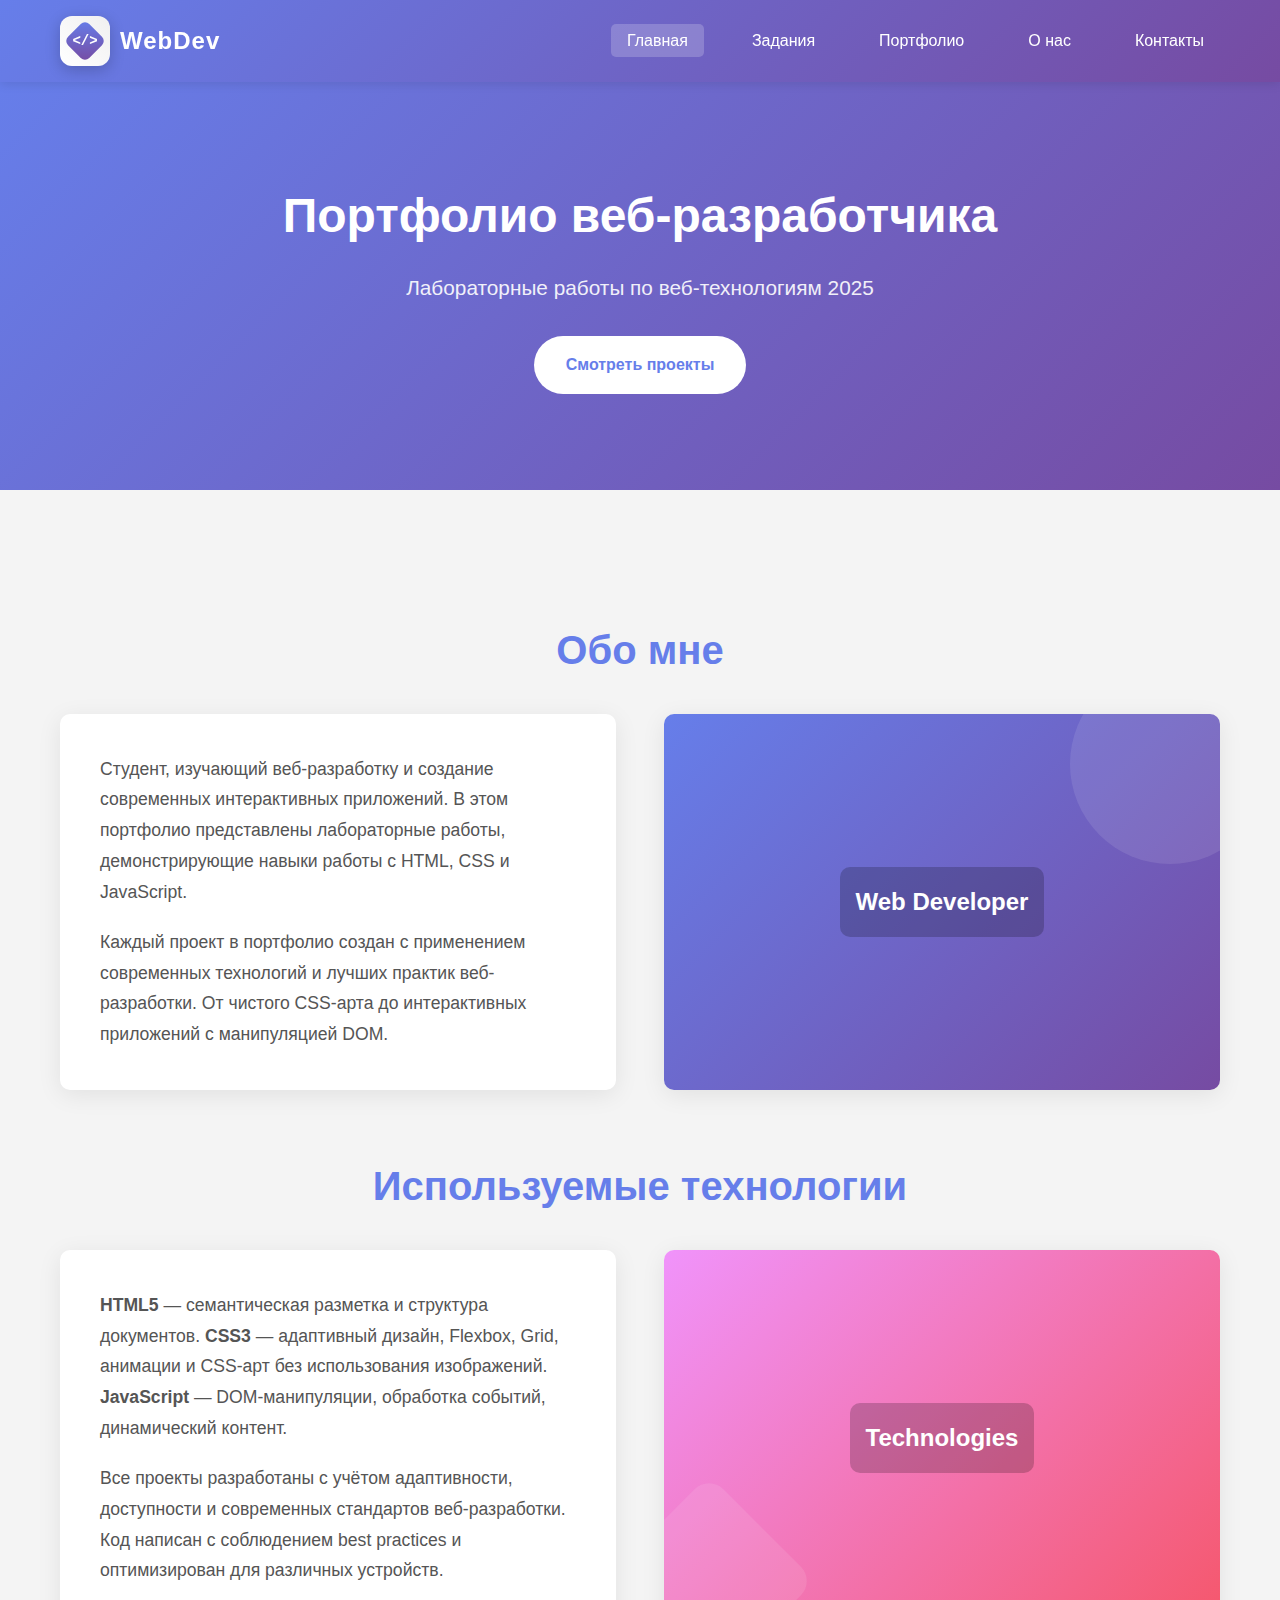
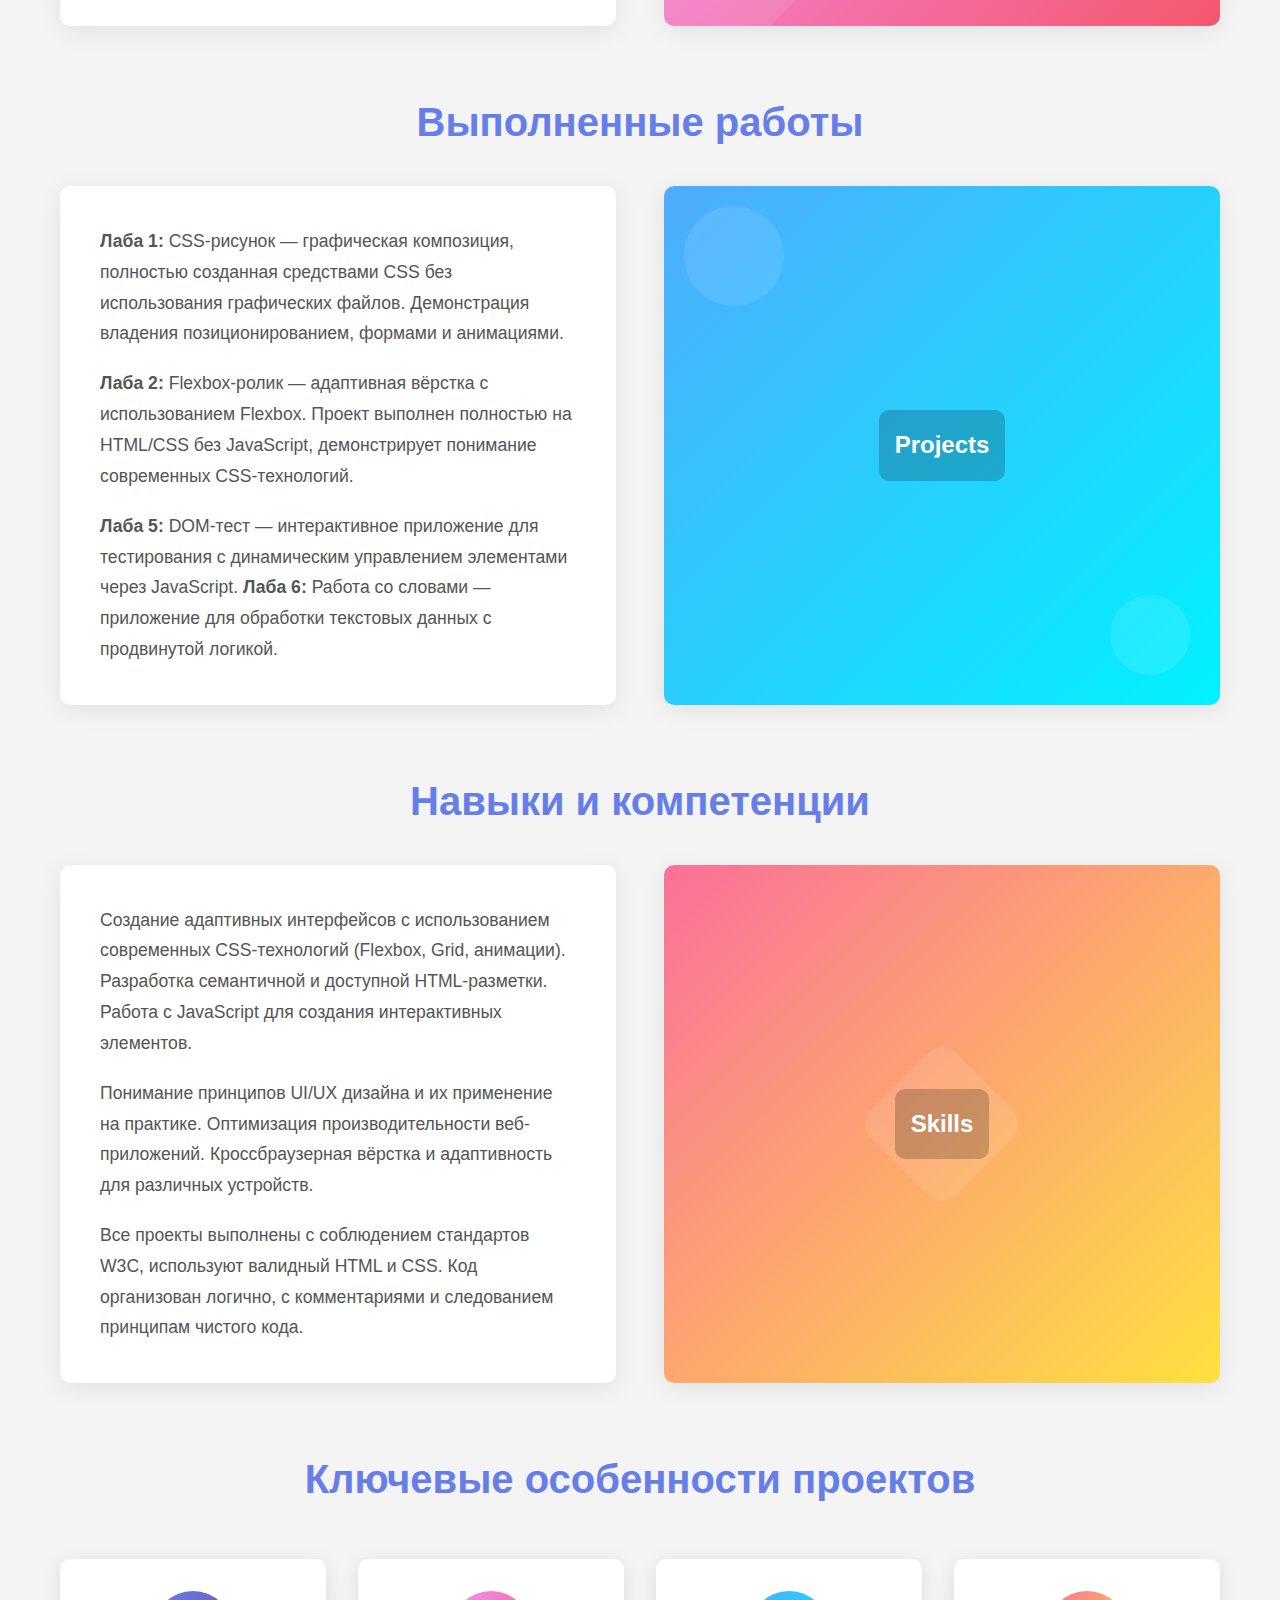
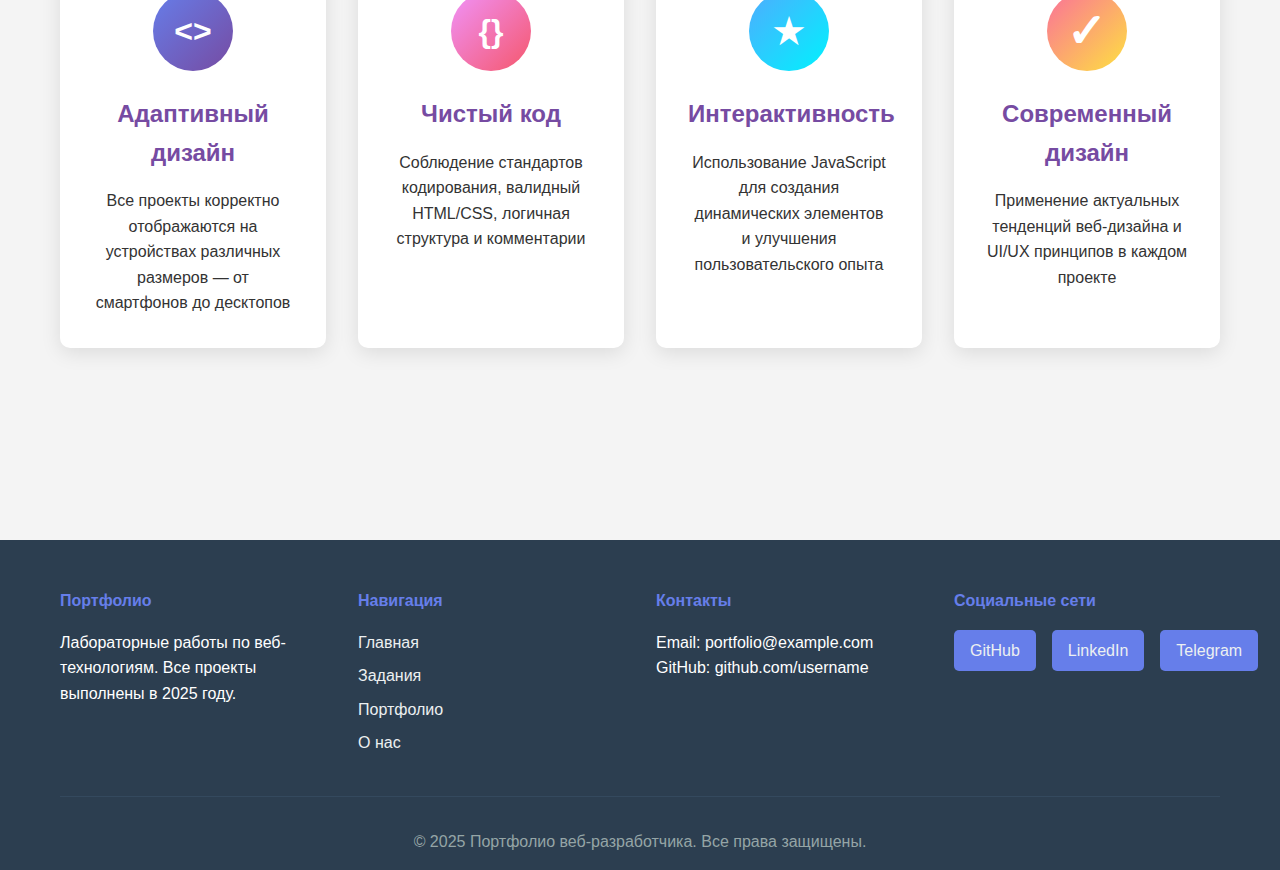
<file: index.html>
<!DOCTYPE html>
<html lang="ru">
<head>
    <meta charset="UTF-8">
    <meta name="viewport" content="width=device-width, initial-scale=1.0">
    <title>WebDev Academy - Главная</title>
    <link rel="stylesheet" href="css/style.css">
</head>
<body>
    <header class="header">
        <div class="container">
            <div class="logo">
                <div class="logo-icon"></div>
                <span class="logo-text">WebDev</span>
            </div>
            <nav class="nav">
                <ul class="nav-list">
                    <li><a href="index.html" class="active">Главная</a></li>
                    <li><a href="pages/tasks.html">Задания</a></li>
                    <li><a href="pages/portfolio.html">Портфолио</a></li>
                    <li><a href="pages/about.html">О нас</a></li>
                    <li><a href="pages/contact.html">Контакты</a></li>
                </ul>
            </nav>
        </div>
    </header>

    <section class="hero">
        <div class="container">
            <div class="hero-content">
                <h1 class="hero-title">Портфолио веб-разработчика</h1>
                <p class="hero-subtitle">Лабораторные работы по веб-технологиям 2025</p>
                <a href="pages/portfolio.html" class="btn btn-primary">Смотреть проекты</a>
            </div>
        </div>
    </section>

    <main class="main-content">
        <div class="container">
            <section class="about-section">
                <h2>Обо мне</h2>
                <div class="content-grid">
                    <div class="text-block">
                        <p>
                            Студент, изучающий веб-разработку и создание современных интерактивных приложений. В этом портфолио представлены лабораторные работы, демонстрирующие навыки работы с HTML, CSS и JavaScript.
                        </p>
                        <p>
                            Каждый проект в портфолио создан с применением современных технологий и лучших практик веб-разработки. От чистого CSS-арта до интерактивных приложений с манипуляцией DOM.
                        </p>
                    </div>
                    <div class="image-placeholder img-1">
                        <div class="placeholder-text">Web Developer</div>
                    </div>
                </div>
            </section>

            <section class="technologies-section">
                <h2>Используемые технологии</h2>
                <div class="content-grid reverse">
                    <div class="image-placeholder img-2">
                        <div class="placeholder-text">Technologies</div>
                    </div>
                    <div class="text-block">
                        <p>
                            <strong>HTML5</strong> — семантическая разметка и структура документов. <strong>CSS3</strong> — адаптивный дизайн, Flexbox, Grid, анимации и CSS-арт без использования изображений. <strong>JavaScript</strong> — DOM-манипуляции, обработка событий, динамический контент.
                        </p>
                        <p>
                            Все проекты разработаны с учётом адаптивности, доступности и современных стандартов веб-разработки. Код написан с соблюдением best practices и оптимизирован для различных устройств.
                        </p>
                    </div>
                </div>
            </section>

            <section class="learning-section">
                <h2>Выполненные работы</h2>
                <div class="content-grid">
                    <div class="text-block">
                        <p>
                            <strong>Лаба 1:</strong> CSS-рисунок — графическая композиция, полностью созданная средствами CSS без использования графических файлов. Демонстрация владения позиционированием, формами и анимациями.
                        </p>
                        <p>
                            <strong>Лаба 2:</strong> Flexbox-ролик — адаптивная вёрстка с использованием Flexbox. Проект выполнен полностью на HTML/CSS без JavaScript, демонстрирует понимание современных CSS-технологий.
                        </p>
                        <p>
                            <strong>Лаба 5:</strong> DOM-тест — интерактивное приложение для тестирования с динамическим управлением элементами через JavaScript. <strong>Лаба 6:</strong> Работа со словами — приложение для обработки текстовых данных с продвинутой логикой.
                        </p>
                    </div>
                    <div class="image-placeholder img-3">
                        <div class="placeholder-text">Projects</div>
                    </div>
                </div>
            </section>

            <section class="practice-section">
                <h2>Навыки и компетенции</h2>
                <div class="content-grid reverse">
                    <div class="image-placeholder img-4">
                        <div class="placeholder-text">Skills</div>
                    </div>
                    <div class="text-block">
                        <p>
                            Создание адаптивных интерфейсов с использованием современных CSS-технологий (Flexbox, Grid, анимации). Разработка семантичной и доступной HTML-разметки. Работа с JavaScript для создания интерактивных элементов.
                        </p>
                        <p>
                            Понимание принципов UI/UX дизайна и их применение на практике. Оптимизация производительности веб-приложений. Кроссбраузерная вёрстка и адаптивность для различных устройств.
                        </p>
                        <p>
                            Все проекты выполнены с соблюдением стандартов W3C, используют валидный HTML и CSS. Код организован логично, с комментариями и следованием принципам чистого кода.
                        </p>
                    </div>
                </div>
            </section>

            <section class="features-section">
                <h2>Ключевые особенности проектов</h2>
                <div class="features-grid">
                    <div class="feature-card">
                        <div class="feature-icon icon-1"></div>
                        <h3>Адаптивный дизайн</h3>
                        <p>Все проекты корректно отображаются на устройствах различных размеров — от смартфонов до десктопов</p>
                    </div>
                    <div class="feature-card">
                        <div class="feature-icon icon-2"></div>
                        <h3>Чистый код</h3>
                        <p>Соблюдение стандартов кодирования, валидный HTML/CSS, логичная структура и комментарии</p>
                    </div>
                    <div class="feature-card">
                        <div class="feature-icon icon-3"></div>
                        <h3>Интерактивность</h3>
                        <p>Использование JavaScript для создания динамических элементов и улучшения пользовательского опыта</p>
                    </div>
                    <div class="feature-card">
                        <div class="feature-icon icon-4"></div>
                        <h3>Современный дизайн</h3>
                        <p>Применение актуальных тенденций веб-дизайна и UI/UX принципов в каждом проекте</p>
                    </div>
                </div>
            </section>
        </div>
    </main>

    <footer class="footer">
        <div class="container">
            <div class="footer-content">
                <div class="footer-section">
                    <h4>Портфолио</h4>
                    <p>Лабораторные работы по веб-технологиям. Все проекты выполнены в 2025 году.</p>
                </div>
                <div class="footer-section">
                    <h4>Навигация</h4>
                    <ul>
                        <li><a href="index.html">Главная</a></li>
                        <li><a href="pages/tasks.html">Задания</a></li>
                        <li><a href="pages/portfolio.html">Портфолио</a></li>
                        <li><a href="pages/about.html">О нас</a></li>
                    </ul>
                </div>
                <div class="footer-section">
                    <h4>Контакты</h4>
                    <p>Email: portfolio@example.com</p>
                    <p>GitHub: github.com/username</p>
                </div>
                <div class="footer-section">
                    <h4>Социальные сети</h4>
                    <div class="social-links">
                        <a href="#" class="social-icon">GitHub</a>
                        <a href="#" class="social-icon">LinkedIn</a>
                        <a href="#" class="social-icon">Telegram</a>
                    </div>
                </div>
            </div>
            <div class="footer-bottom">
                <p>&copy; 2025 Портфолио веб-разработчика. Все права защищены.</p>
            </div>
        </div>
    </footer>
</body>
</html>
</file>
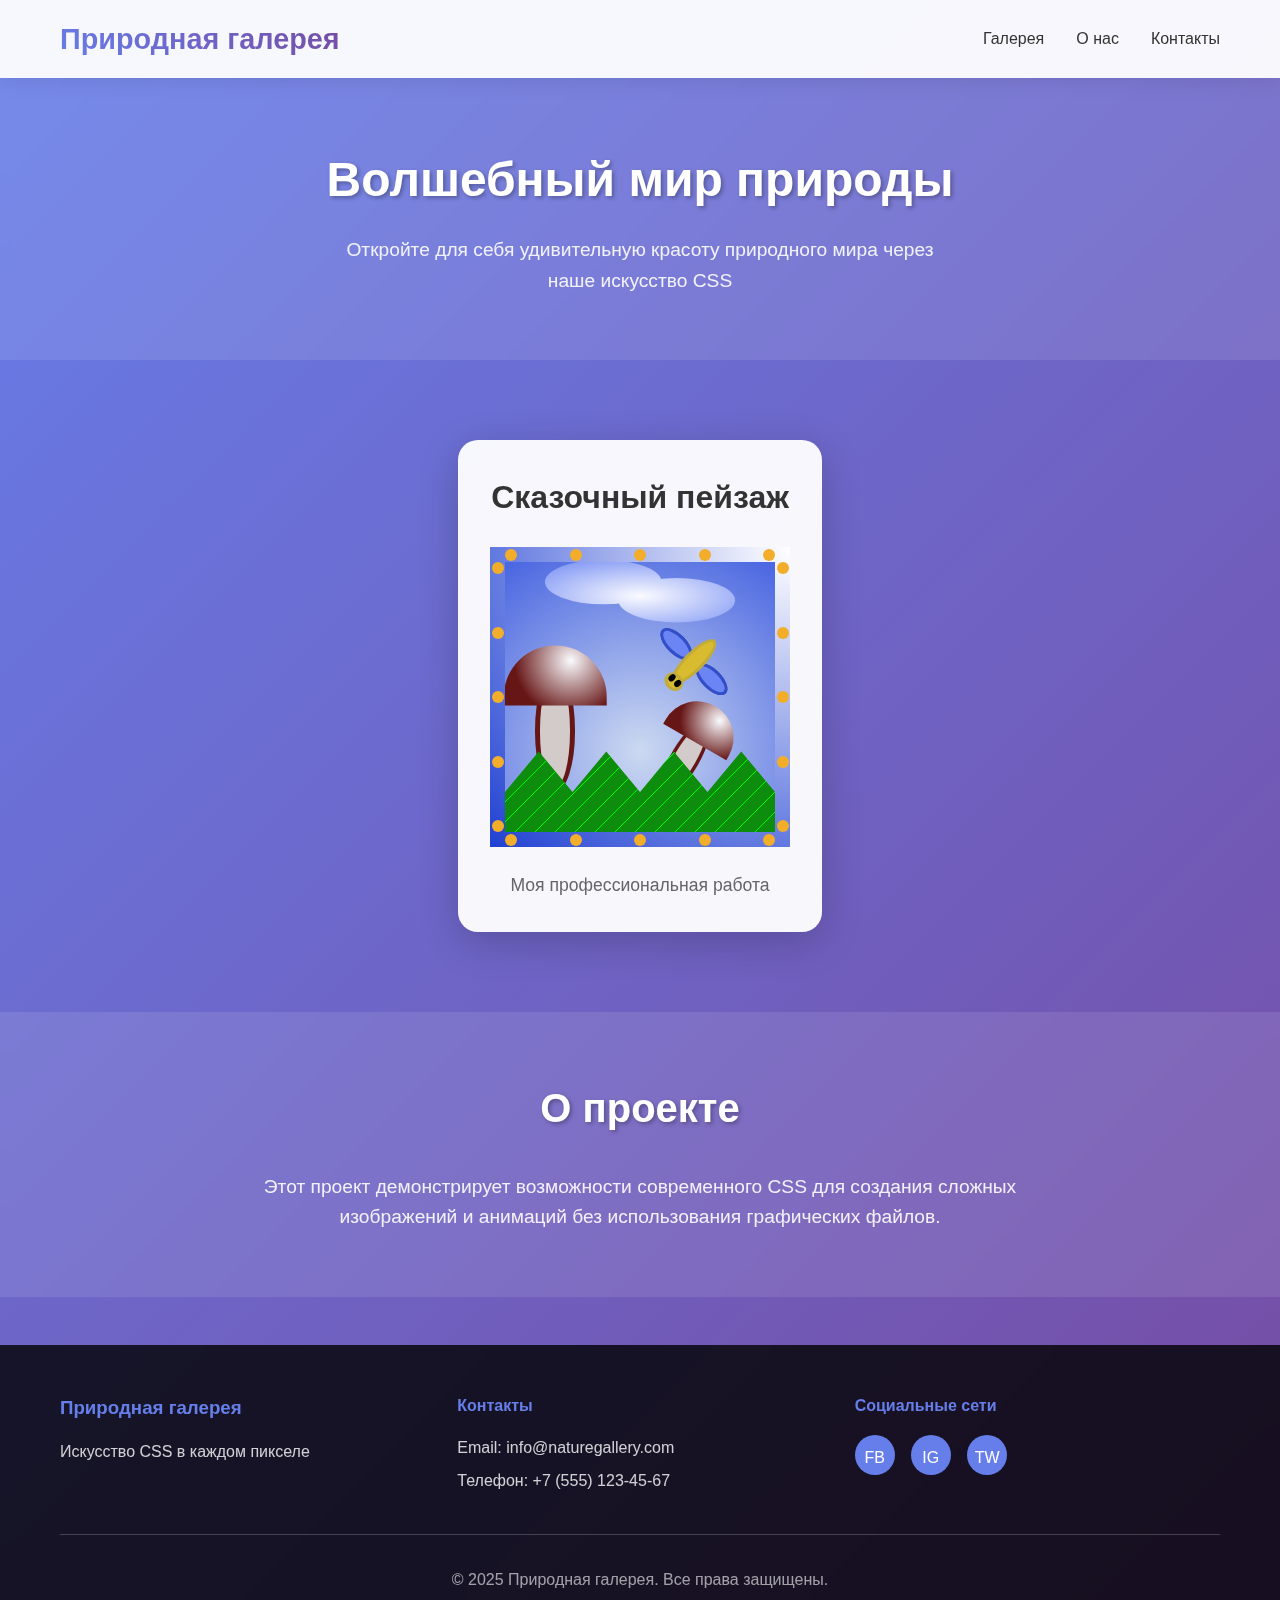
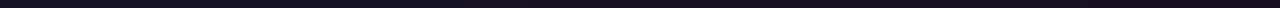
<file: Гадельшин Лаб1/index.html>
<!DOCTYPE html>
<html lang="ru">

<head>
    <meta charset="UTF-8">
    <meta name="viewport" content="width=device-width, initial-scale=1.0">
    <title>Природная картина - Адаптивная верстка</title>
    <link rel="stylesheet" href="index.css">
</head>

<body>
    <header class="header">
        <nav class="nav">
            <div class="container">
                <h1 class="logo">Природная галерея</h1>
                <ul class="nav-menu">
                    <li><a href="#gallery">Галерея</a></li>
                    <li><a href="#about">О нас</a></li>
                    <li><a href="#contact">Контакты</a></li>
                </ul>
            </div>
        </nav>
    </header>

    <main class="main">
        <section class="hero" id="gallery">
            <div class="container">
                <h2 class="hero-title">Волшебный мир природы</h2>
                <p class="hero-description">Откройте для себя удивительную красоту природного мира через наше искусство CSS
                </p>
            </div>
        </section>

        <section class="image-container">
            <div class="container">
                <article class="artwork">
                    <h3 class="artwork-title">Сказочный пейзаж</h3>
                    <div class="image" role="img"
                        aria-label="Сказочная природная картина с грибами, бабочкой и облаками">
                        <div class="border border-up" aria-hidden="true">
                            <div></div><div></div><div></div><div></div><div></div>
                        </div>

                        <div class="border border-left" aria-hidden="true">
                            <div></div><div></div><div></div><div></div><div></div>
                        </div>

                        <div class="border border-down" aria-hidden="true">
                            <div></div><div></div><div></div><div></div><div></div>
                        </div>

                        <div class="border border-right" aria-hidden="true">
                            <div></div><div></div><div></div><div></div><div></div>
                        </div>

                        <div class="center">
                            <div class="cloud cloud-1" aria-label="Облако"></div>
                            <div class="cloud cloud-2" aria-label="Облако"></div>
                            <div class="mushroom" aria-label="Гриб"></div>
                            <div class="mushroom mushroom--tilted" aria-label="Наклоненный гриб"></div>
                            <div class="image__butterfly" aria-label="Бабочка">
                                <div class="wing wing-1"></div>
                                <div class="wing wing-2"></div>
                                <div class="wing wing-3"></div>
                                <div class="wing wing-4"></div>
                                <div class="body"></div>
                                <div class="head">
                                    <div class="eye"></div>
                                    <div class="eye"></div>
                                </div>
                            </div>
                            <div class="triangles" aria-hidden="true"></div>
                        </div>
                    </div>
                    <p class="artwork-description">
                        Моя профессиональная работа
                    </p>
                </article>
            </div>
        </section>

        <section class="about" id="about">
            <div class="container">
                <h2>О проекте</h2>
                <p>Этот проект демонстрирует возможности современного CSS для создания сложных изображений и анимаций
                    без использования графических файлов.</p>
            </div>
        </section>
    </main>

    <footer class="footer" id="contact">
        <div class="container">
            <div class="footer-content">
                <div class="footer-section">
                    <h3>Природная галерея</h3>
                    <p>Искусство CSS в каждом пикселе</p>
                </div>
                <div class="footer-section">
                    <h4>Контакты</h4>
                    <p>Email: info@naturegallery.com</p>
                    <p>Телефон: +7 (555) 123-45-67</p>
                </div>
                <div class="footer-section">
                    <h4>Социальные сети</h4>
                    <div class="social-links">
                        <a href="#" aria-label="Facebook">FB</a>
                        <a href="#" aria-label="Instagram">IG</a>
                        <a href="#" aria-label="Twitter">TW</a>
                    </div>
                </div>
            </div>
            <div class="footer-bottom">
                <p>&copy; 2025 Природная галерея. Все права защищены.</p>
            </div>
        </div>
    </footer>
</body>

</html>
</file>
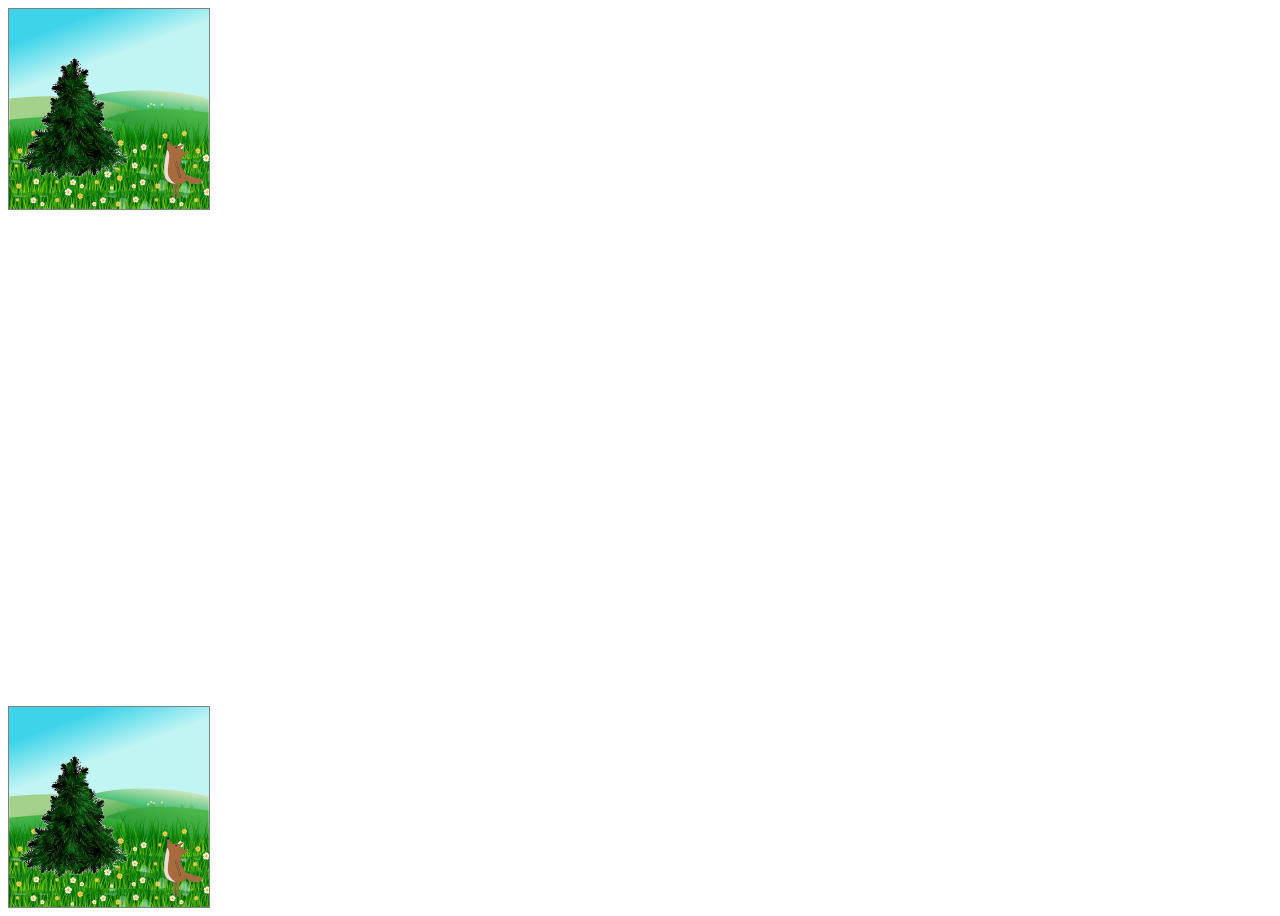
<file: Гадельшин Лаб2/index.html>
<!DOCTYPE html>
<html lang="en">
<head>
    <meta charset="UTF-8">
    <meta name="viewport" content="width=device-width, initial-scale=1.0">
    <title>Document</title>
    <link rel="stylesheet" href="style.css">
</head>
<body>
    <section class="task2">
        <div class="task__container">
            <div class="task__wrapper" style="background-image: url(img/elka1.png);">
                <div class="elka">
                    <img src="img/elka2.png" alt="">
                </div>
                <div class="fox-stay">
                    <img src="img/elka3.png" alt="">
                </div>
                <div class="cloud-left">
                    <img src="img/elka4.png" alt="">
                </div>
                <div class="cloud-right">
                    <img src="img/elka5.png" alt="">
                </div>
                <div class="fox-runner">
                    <img src="img/elka6.png" alt="">
                </div>
                <span class="chill-stay">Пора отдыхать</span>
                <span class="chill-out">Отдохнули(</span>
            </div>
        </div>
        <div class="task__container">
            <div class="task__wrapper" style="background-image: url(img/elka1.png);">
                <div class="elka">
                    <img src="img/elka2.png" alt="">
                </div>
                <div class="fox-stay">
                    <img src="img/elka3.png" alt="">
                </div>
                <div class="cloud-left">
                    <img src="img/elka4.png" alt="">
                </div>
                <div class="cloud-right">
                    <img src="img/elka5.png" alt="">
                </div>
                <div class="fox-runner">
                    <img src="img/elka6.png" alt="">
                </div>
                <span class="chill-stay">Пора отдыхать</span>
                <span class="chill-out">Отдохнули(</span>
            </div>
        </div>
    </section>
</body>
</html>
</file>
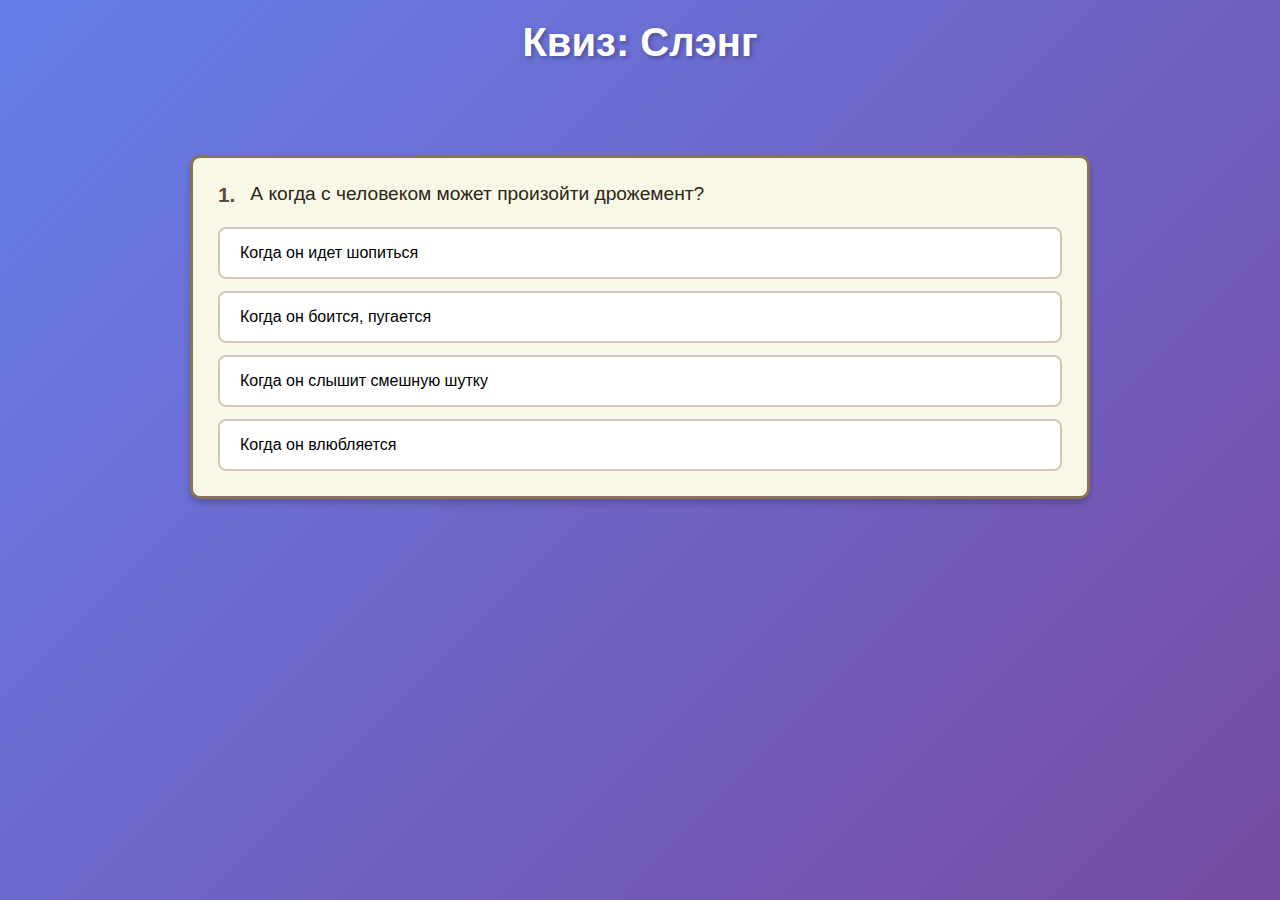
<file: Гадельшин Лаб5/index.html>
<!DOCTYPE html>
<html lang="ru">
<head>
    <meta charset="UTF-8">
    <meta name="viewport" content="width=device-width, initial-scale=1.0">
    <title>Квиз: Слэнг</title>
    <link rel="stylesheet" href="style.css">
</head>
<body>
    <div class="container">
        <h1>Квиз: Слэнг</h1>
        <div id="statusMessage"></div>
        <div id="quizArea"></div>
        <div id="statistics"></div>
    </div>
    <script src="index.js"></script>
</body>
</html>
</file>
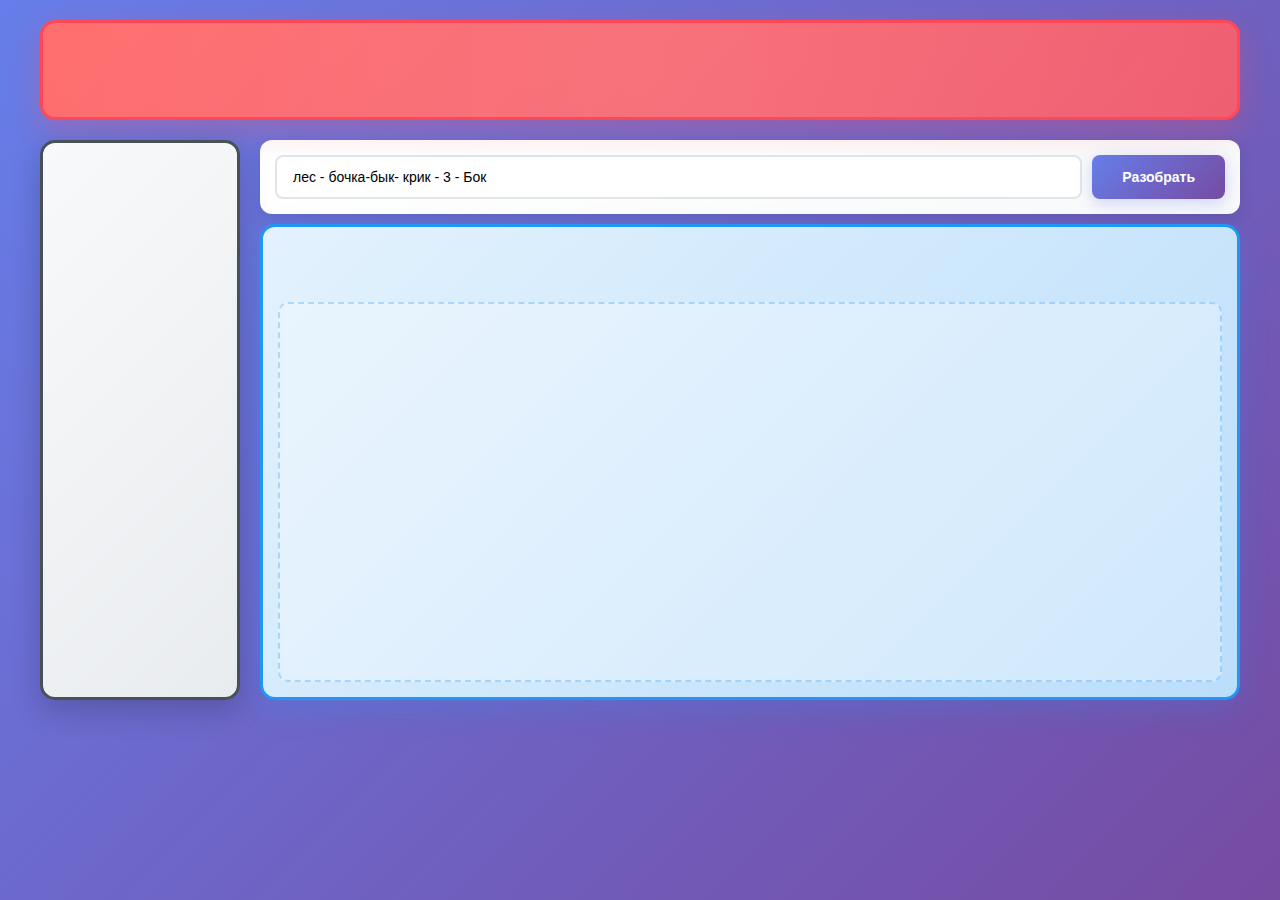
<file: Гадельшин Лаб6/index.html>
<!DOCTYPE html>
<html lang="ru">
<head>
    <meta charset="UTF-8">
    <meta name="viewport" content="width=device-width, initial-scale=1.0">
    <title>Задание Слова - Вариант 3</title>
    <link rel="stylesheet" href="style.css">
</head>
<body>
    <div class="container">
        <div class="block-3" id="block3">
            <div class="display-word" id="displayWord"></div>
        </div>

        <div class="bottom-blocks">
            <div class="block-2" id="block2">
                <div class="word-container" id="wordContainer"></div>
            </div>

            <div class="right-section">
                <div class="input-section">
                    <input type="text" id="inputText" placeholder="лес - бочка-бык- крик - 3 - Бок" value="лес - бочка-бык- крик - 3 - Бок">
                    <button id="parseBtn">Разобрать</button>
                </div>

                <div class="block-1" id="block1">
                    <div class="drop-zone" id="dropZone1"></div>
                </div>
            </div>
        </div>
    </div>

    <script src="script.js"></script>
</body>
</html>
</file>
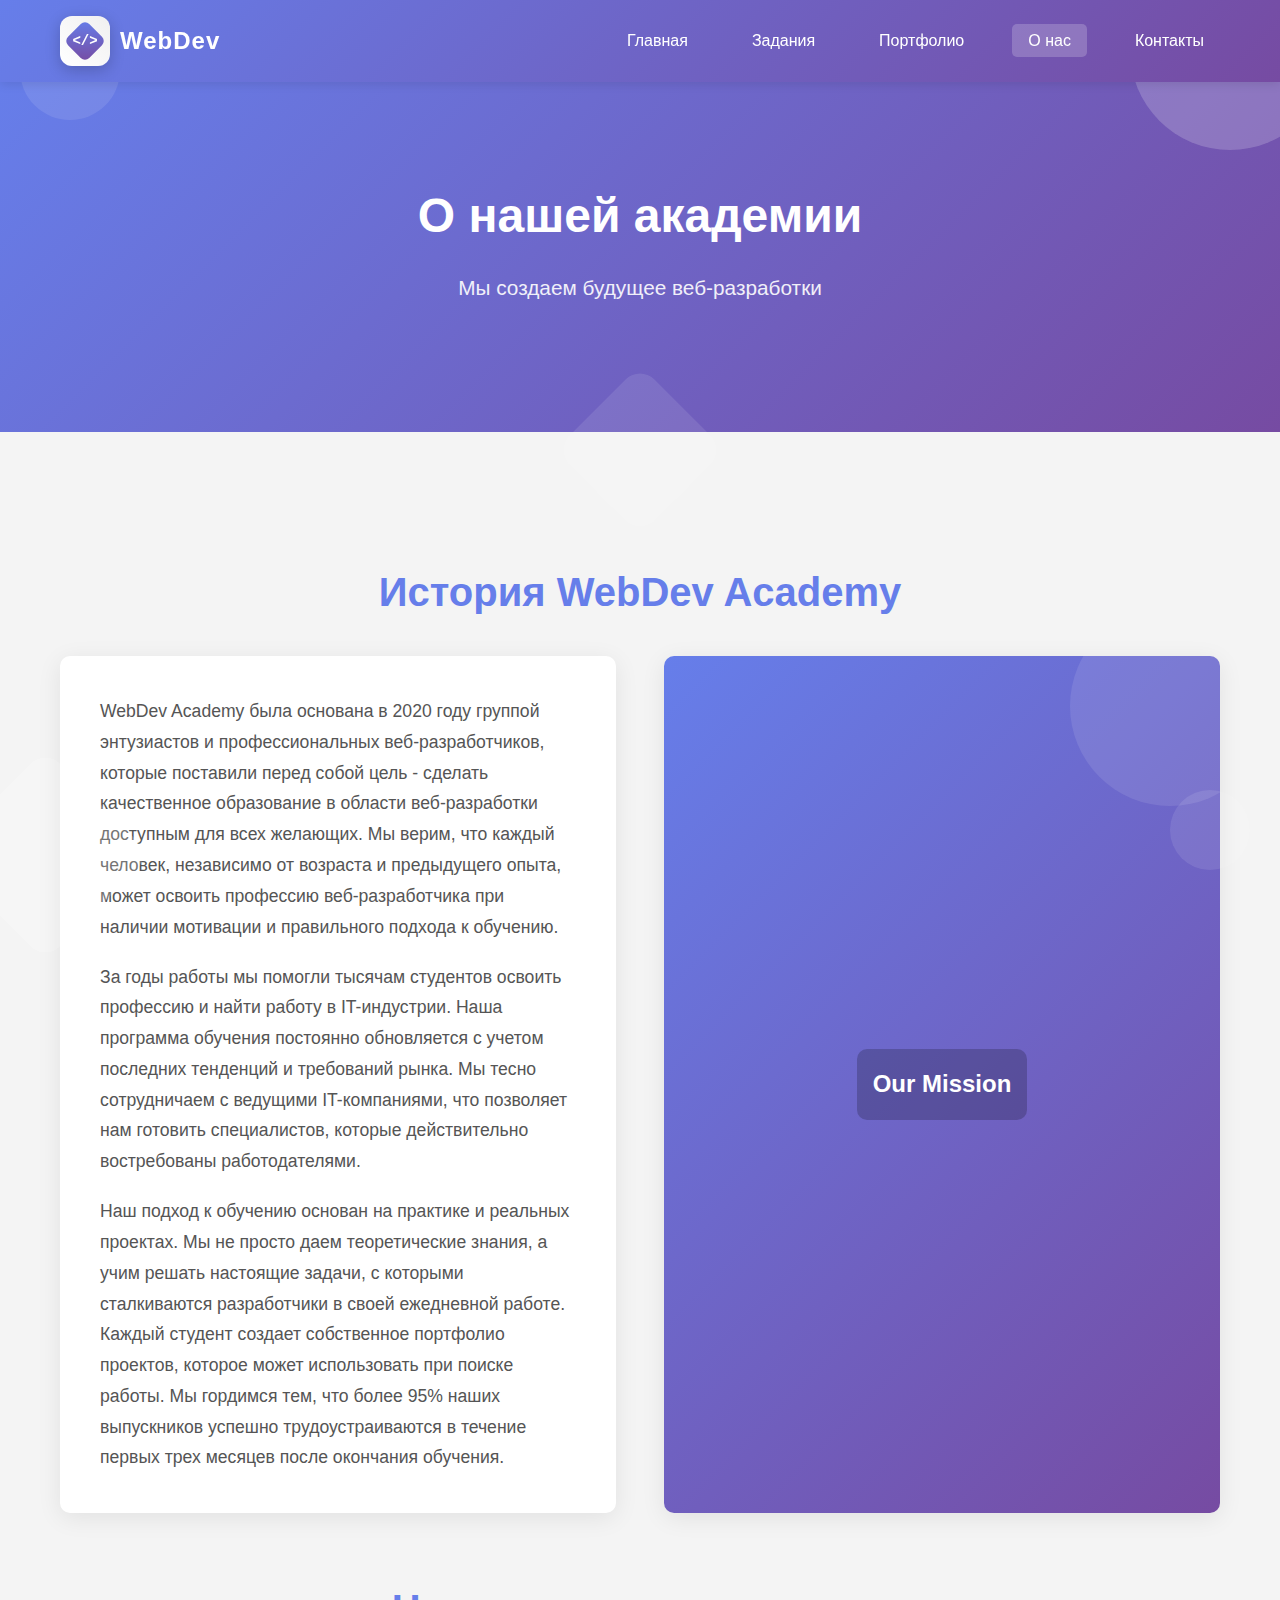
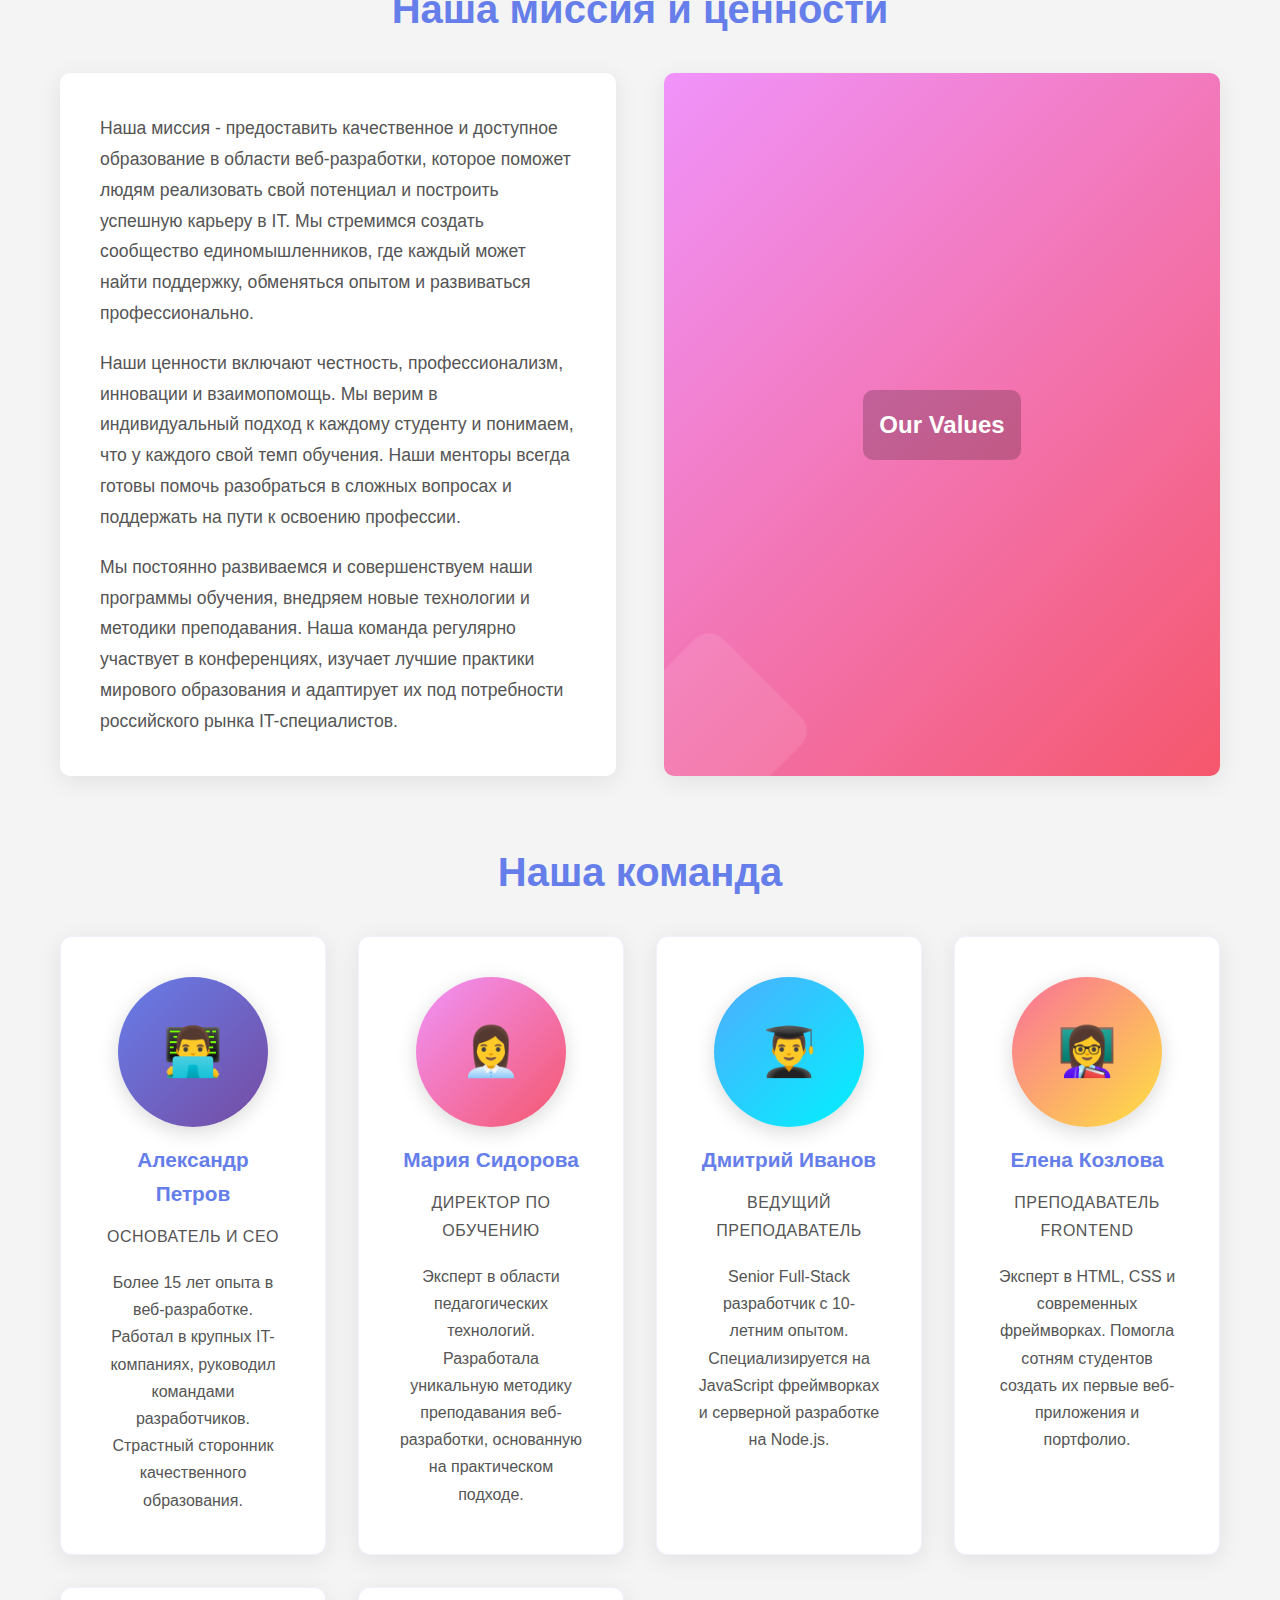
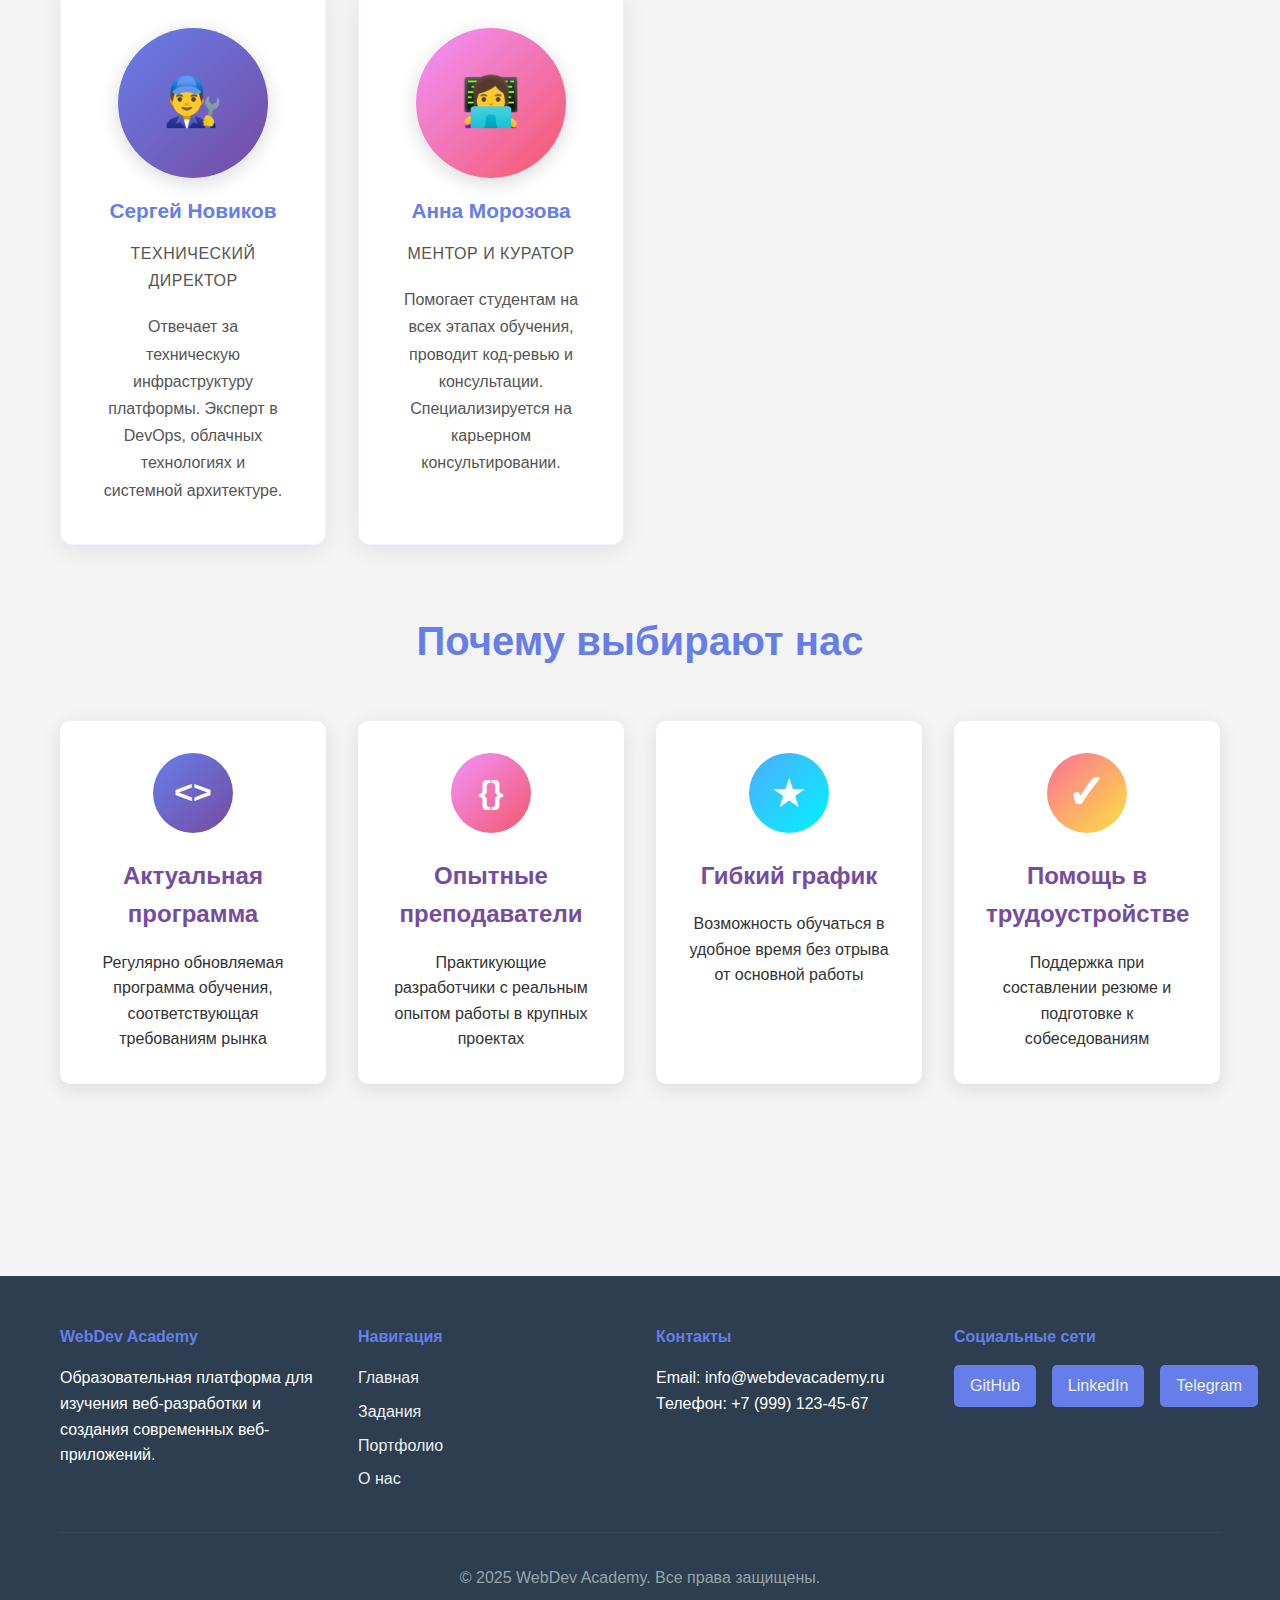
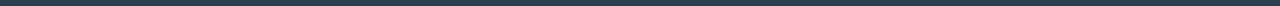
<file: pages/about.html>
<!DOCTYPE html>
<html lang="ru">
<head>
    <meta charset="UTF-8">
    <meta name="viewport" content="width=device-width, initial-scale=1.0">
    <title>О нас - WebDev Academy</title>
    <link rel="stylesheet" href="../css/style.css">
</head>
<body>
    <!-- Header -->
    <header class="header">
        <div class="container">
            <div class="logo">
                <div class="logo-icon"></div>
                <span class="logo-text">WebDev</span>
            </div>
            <nav class="nav">
                <ul class="nav-list">
                    <li><a href="../index.html">Главная</a></li>
                    <li><a href="tasks.html">Задания</a></li>
                    <li><a href="portfolio.html">Портфолио</a></li>
                    <li><a href="about.html" class="active">О нас</a></li>
                    <li><a href="contact.html">Контакты</a></li>
                </ul>
            </nav>
        </div>
    </header>

    <!-- Hero Section -->
    <section class="hero">
        <div class="container">
            <div class="hero-content">
                <h1 class="hero-title">О нашей академии</h1>
                <p class="hero-subtitle">Мы создаем будущее веб-разработки</p>
            </div>
        </div>
    </section>

    <!-- Main Content -->
    <main class="main-content">
        <div class="container">
            <!-- About Us Section -->
            <section class="about-section">
                <h2>История WebDev Academy</h2>
                <div class="content-grid">
                    <div class="text-block">
                        <p>
                            WebDev Academy была основана в 2020 году группой энтузиастов и профессиональных веб-разработчиков, которые поставили перед собой цель - сделать качественное образование в области веб-разработки доступным для всех желающих. Мы верим, что каждый человек, независимо от возраста и предыдущего опыта, может освоить профессию веб-разработчика при наличии мотивации и правильного подхода к обучению.
                        </p>
                        <p>
                            За годы работы мы помогли тысячам студентов освоить профессию и найти работу в IT-индустрии. Наша программа обучения постоянно обновляется с учетом последних тенденций и требований рынка. Мы тесно сотрудничаем с ведущими IT-компаниями, что позволяет нам готовить специалистов, которые действительно востребованы работодателями.
                        </p>
                        <p>
                            Наш подход к обучению основан на практике и реальных проектах. Мы не просто даем теоретические знания, а учим решать настоящие задачи, с которыми сталкиваются разработчики в своей ежедневной работе. Каждый студент создает собственное портфолио проектов, которое может использовать при поиске работы. Мы гордимся тем, что более 95% наших выпускников успешно трудоустраиваются в течение первых трех месяцев после окончания обучения.
                        </p>
                    </div>
                    <div class="image-placeholder img-1">
                        <div class="placeholder-text">Our Mission</div>
                    </div>
                </div>
            </section>

            <!-- Mission Section -->
            <section class="technologies-section">
                <h2>Наша миссия и ценности</h2>
                <div class="content-grid reverse">
                    <div class="image-placeholder img-2">
                        <div class="placeholder-text">Our Values</div>
                    </div>
                    <div class="text-block">
                        <p>
                            Наша миссия - предоставить качественное и доступное образование в области веб-разработки, которое поможет людям реализовать свой потенциал и построить успешную карьеру в IT. Мы стремимся создать сообщество единомышленников, где каждый может найти поддержку, обменяться опытом и развиваться профессионально.
                        </p>
                        <p>
                            Наши ценности включают честность, профессионализм, инновации и взаимопомощь. Мы верим в индивидуальный подход к каждому студенту и понимаем, что у каждого свой темп обучения. Наши менторы всегда готовы помочь разобраться в сложных вопросах и поддержать на пути к освоению профессии.
                        </p>
                        <p>
                            Мы постоянно развиваемся и совершенствуем наши программы обучения, внедряем новые технологии и методики преподавания. Наша команда регулярно участвует в конференциях, изучает лучшие практики мирового образования и адаптирует их под потребности российского рынка IT-специалистов.
                        </p>
                    </div>
                </div>
            </section>

            <!-- Team Section -->
            <section class="team-section">
                <h2>Наша команда</h2>
                <div class="team-grid">
                    <div class="team-member">
                        <div class="team-avatar img-1">👨‍💻</div>
                        <h3>Александр Петров</h3>
                        <p class="team-role">Основатель и CEO</p>
                        <p>Более 15 лет опыта в веб-разработке. Работал в крупных IT-компаниях, руководил командами разработчиков. Страстный сторонник качественного образования.</p>
                    </div>

                    <div class="team-member">
                        <div class="team-avatar img-2">👩‍💼</div>
                        <h3>Мария Сидорова</h3>
                        <p class="team-role">Директор по обучению</p>
                        <p>Эксперт в области педагогических технологий. Разработала уникальную методику преподавания веб-разработки, основанную на практическом подходе.</p>
                    </div>

                    <div class="team-member">
                        <div class="team-avatar img-3">👨‍🎓</div>
                        <h3>Дмитрий Иванов</h3>
                        <p class="team-role">Ведущий преподаватель</p>
                        <p>Senior Full-Stack разработчик с 10-летним опытом. Специализируется на JavaScript фреймворках и серверной разработке на Node.js.</p>
                    </div>

                    <div class="team-member">
                        <div class="team-avatar img-4">👩‍🏫</div>
                        <h3>Елена Козлова</h3>
                        <p class="team-role">Преподаватель Frontend</p>
                        <p>Эксперт в HTML, CSS и современных фреймворках. Помогла сотням студентов создать их первые веб-приложения и портфолио.</p>
                    </div>

                    <div class="team-member">
                        <div class="team-avatar img-1">👨‍🔧</div>
                        <h3>Сергей Новиков</h3>
                        <p class="team-role">Технический директор</p>
                        <p>Отвечает за техническую инфраструктуру платформы. Эксперт в DevOps, облачных технологиях и системной архитектуре.</p>
                    </div>

                    <div class="team-member">
                        <div class="team-avatar img-2">👩‍💻</div>
                        <h3>Анна Морозова</h3>
                        <p class="team-role">Ментор и куратор</p>
                        <p>Помогает студентам на всех этапах обучения, проводит код-ревью и консультации. Специализируется на карьерном консультировании.</p>
                    </div>
                </div>
            </section>

            <!-- Why Choose Us -->
            <section class="features-section">
                <h2>Почему выбирают нас</h2>
                <div class="features-grid">
                    <div class="feature-card">
                        <div class="feature-icon icon-1"></div>
                        <h3>Актуальная программа</h3>
                        <p>Регулярно обновляемая программа обучения, соответствующая требованиям рынка</p>
                    </div>
                    <div class="feature-card">
                        <div class="feature-icon icon-2"></div>
                        <h3>Опытные преподаватели</h3>
                        <p>Практикующие разработчики с реальным опытом работы в крупных проектах</p>
                    </div>
                    <div class="feature-card">
                        <div class="feature-icon icon-3"></div>
                        <h3>Гибкий график</h3>
                        <p>Возможность обучаться в удобное время без отрыва от основной работы</p>
                    </div>
                    <div class="feature-card">
                        <div class="feature-icon icon-4"></div>
                        <h3>Помощь в трудоустройстве</h3>
                        <p>Поддержка при составлении резюме и подготовке к собеседованиям</p>
                    </div>
                </div>
            </section>
        </div>
    </main>

    <!-- Footer -->
    <footer class="footer">
        <div class="container">
            <div class="footer-content">
                <div class="footer-section">
                    <h4>WebDev Academy</h4>
                    <p>Образовательная платформа для изучения веб-разработки и создания современных веб-приложений.</p>
                </div>
                <div class="footer-section">
                    <h4>Навигация</h4>
                    <ul>
                        <li><a href="../index.html">Главная</a></li>
                        <li><a href="tasks.html">Задания</a></li>
                        <li><a href="portfolio.html">Портфолио</a></li>
                        <li><a href="about.html">О нас</a></li>
                    </ul>
                </div>
                <div class="footer-section">
                    <h4>Контакты</h4>
                    <p>Email: info@webdevacademy.ru</p>
                    <p>Телефон: +7 (999) 123-45-67</p>
                </div>
                <div class="footer-section">
                    <h4>Социальные сети</h4>
                    <div class="social-links">
                        <a href="#" class="social-icon">GitHub</a>
                        <a href="#" class="social-icon">LinkedIn</a>
                        <a href="#" class="social-icon">Telegram</a>
                    </div>
                </div>
            </div>
            <div class="footer-bottom">
                <p>&copy; 2025 WebDev Academy. Все права защищены.</p>
            </div>
        </div>
    </footer>
</body>
</html>
</file>
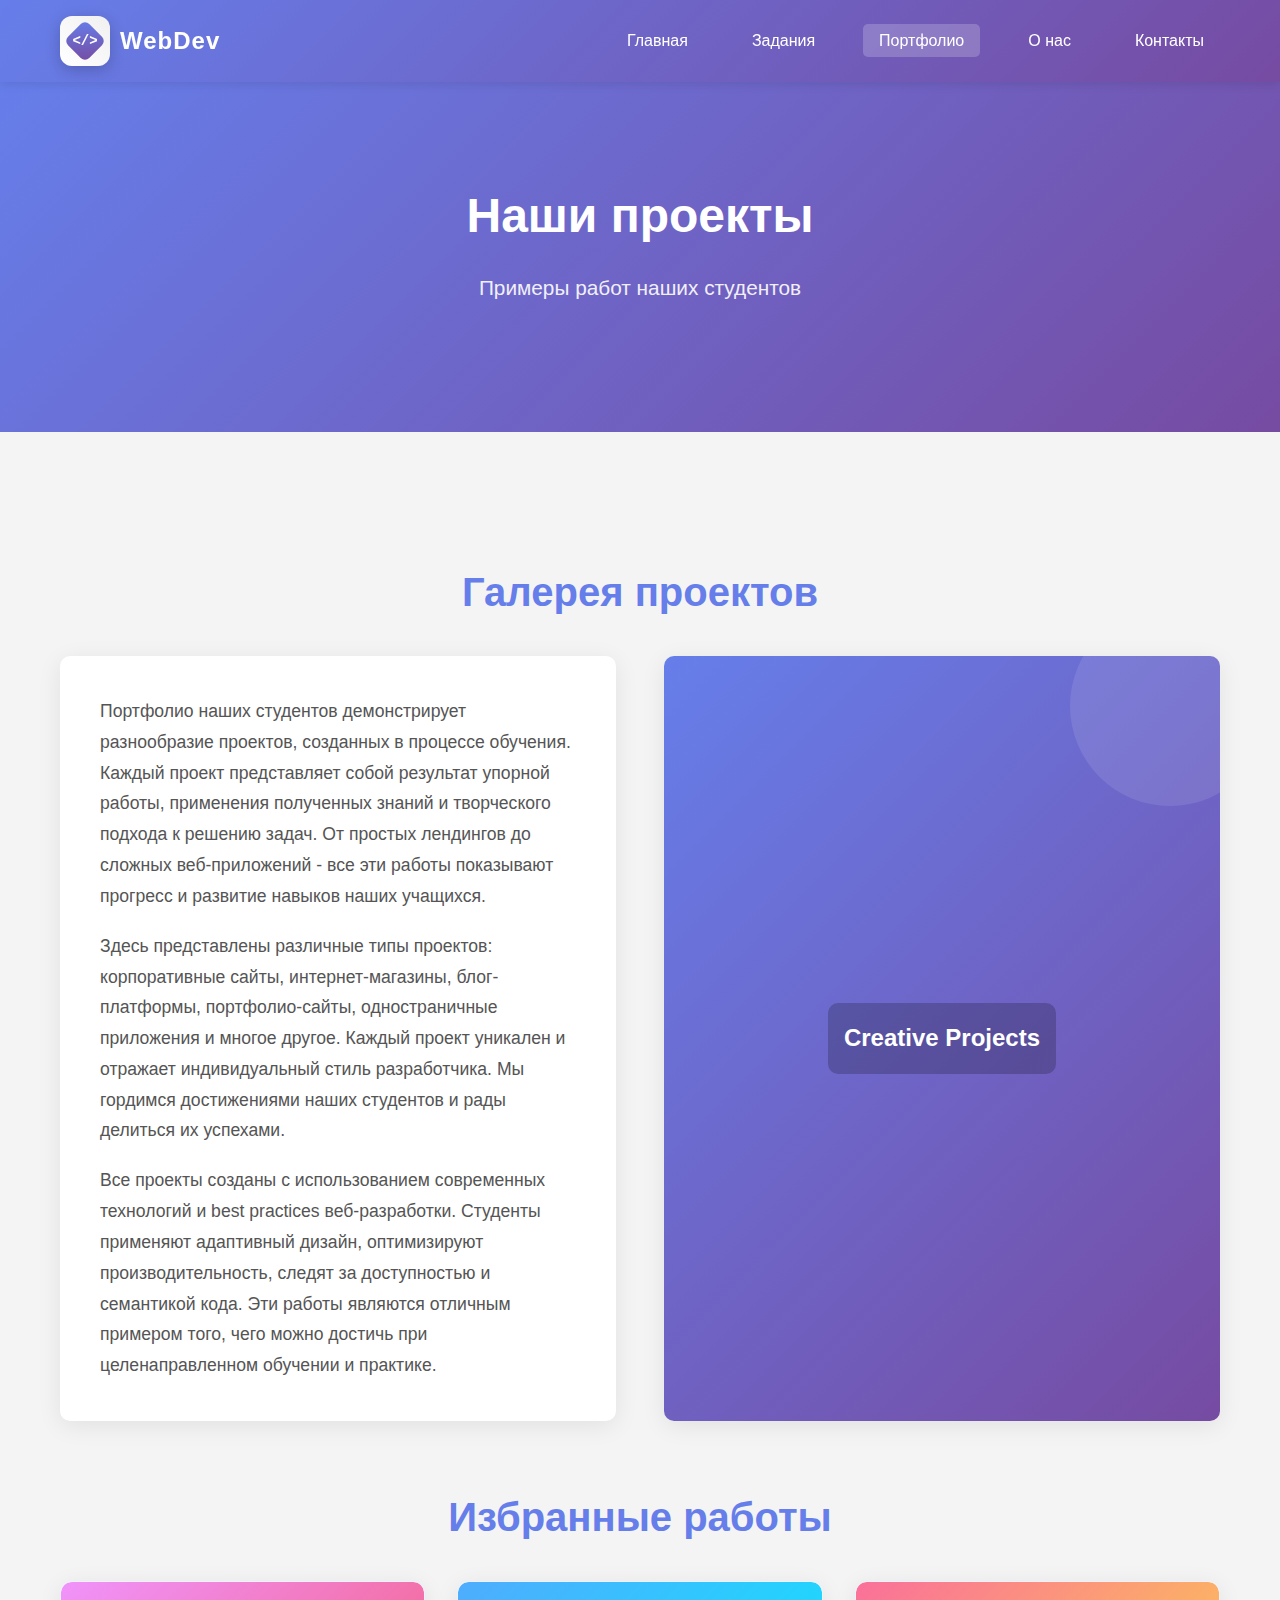
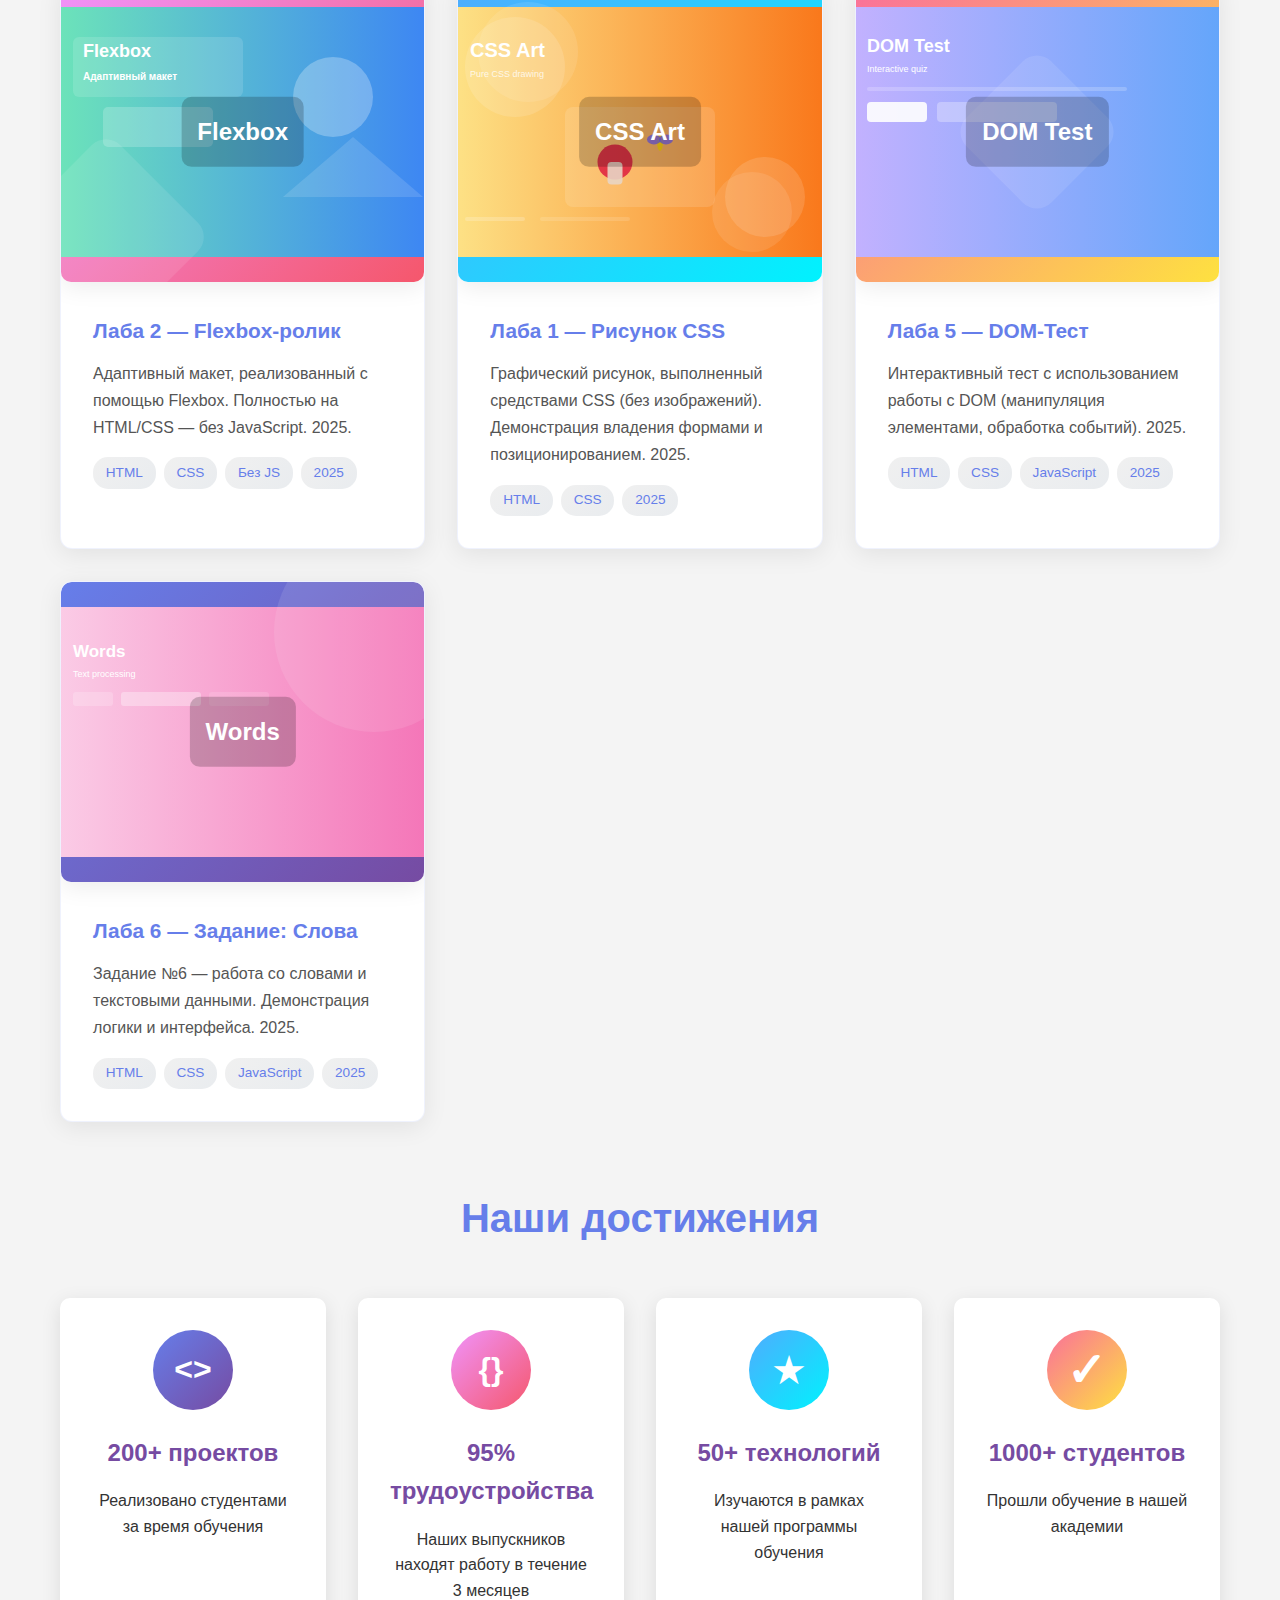
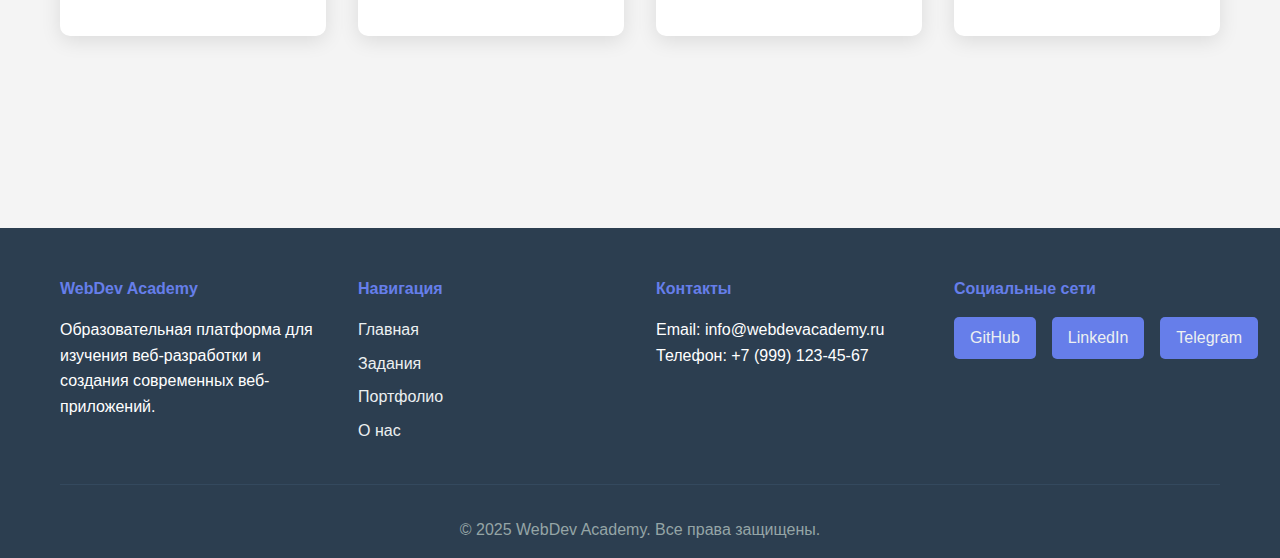
<file: pages/portfolio.html>
<!DOCTYPE html>
<html lang="ru">
<head>
    <meta charset="UTF-8">
    <meta name="viewport" content="width=device-width, initial-scale=1.0">
    <title>Портфолио - WebDev Academy</title>
    <link rel="stylesheet" href="../css/style.css">
</head>
<body>
    <!-- Header -->
    <header class="header">
        <div class="container">
            <div class="logo">
                <div class="logo-icon"></div>
                <span class="logo-text">WebDev</span>
            </div>
            <nav class="nav">
                <ul class="nav-list">
                    <li><a href="../index.html">Главная</a></li>
                    <li><a href="tasks.html">Задания</a></li>
                    <li><a href="portfolio.html" class="active">Портфолио</a></li>
                    <li><a href="about.html">О нас</a></li>
                    <li><a href="contact.html">Контакты</a></li>
                </ul>
            </nav>
        </div>
    </header>

    <!-- Hero Section -->
    <section class="hero">
        <div class="container">
            <div class="hero-content">
                <h1 class="hero-title">Наши проекты</h1>
                <p class="hero-subtitle">Примеры работ наших студентов</p>
            </div>
        </div>
    </section>

    <!-- Main Content -->
    <main class="main-content">
        <div class="container">
            <!-- Portfolio Introduction -->
            <section class="about-section">
                <h2>Галерея проектов</h2>
                <div class="content-grid">
                    <div class="text-block">
                        <p>
                            Портфолио наших студентов демонстрирует разнообразие проектов, созданных в процессе обучения. Каждый проект представляет собой результат упорной работы, применения полученных знаний и творческого подхода к решению задач. От простых лендингов до сложных веб-приложений - все эти работы показывают прогресс и развитие навыков наших учащихся.
                        </p>
                        <p>
                            Здесь представлены различные типы проектов: корпоративные сайты, интернет-магазины, блог-платформы, портфолио-сайты, одностраничные приложения и многое другое. Каждый проект уникален и отражает индивидуальный стиль разработчика. Мы гордимся достижениями наших студентов и рады делиться их успехами.
                        </p>
                        <p>
                            Все проекты созданы с использованием современных технологий и best practices веб-разработки. Студенты применяют адаптивный дизайн, оптимизируют производительность, следят за доступностью и семантикой кода. Эти работы являются отличным примером того, чего можно достичь при целенаправленном обучении и практике.
                        </p>
                    </div>
                    <div class="image-placeholder img-1">
                        <div class="placeholder-text">Creative Projects</div>
                    </div>
                </div>
            </section>

            <!-- Portfolio Grid -->
            <section class="portfolio-section">
                <h2>Избранные работы</h2>
                <div class="portfolio-grid">
                    <!-- Лаба 2 - Flexbox-ролик (Без JS) -->
                    <div class="portfolio-item">
                        <a href="../Гадельшин Лаб2/index.html" class="portfolio-image-link">
                            <div class="portfolio-image image-placeholder img-2">
                                <img src="../images/portfolio-1.svg" alt="Flexbox-ролик" class="portfolio-thumb">
                                <div class="placeholder-text">Flexbox</div>
                            </div>
                        </a>
                        <div class="portfolio-info">
                            <h3>Лаба 2 — Flexbox-ролик</h3>
                            <p>Адаптивный макет, реализованный с помощью Flexbox. Полностью на HTML/CSS — без JavaScript. 2025.</p>
                            <div class="portfolio-tags">
                                <span class="tag">HTML</span>
                                <span class="tag">CSS</span>
                                <span class="tag">Без JS</span>
                                <span class="tag">2025</span>
                            </div>
                        </div>
                    </div>

                    <!-- Лаба 1 - Рисунок CSS -->
                    <div class="portfolio-item">
                        <a href="../Гадельшин Лаб1/index.html" class="portfolio-image-link">
                            <div class="portfolio-image image-placeholder img-3">
                                <img src="../images/portfolio-2.svg" alt="Рисунок CSS" class="portfolio-thumb">
                                <div class="placeholder-text">CSS Art</div>
                            </div>
                        </a>
                        <div class="portfolio-info">
                            <h3>Лаба 1 — Рисунок CSS</h3>
                            <p>Графический рисунок, выполненный средствами CSS (без изображений). Демонстрация владения формами и позиционированием. 2025.</p>
                            <div class="portfolio-tags">
                                <span class="tag">HTML</span>
                                <span class="tag">CSS</span>
                                <span class="tag">2025</span>
                            </div>
                        </div>
                    </div>

                    <!-- Лаба 5 - DOM-Тест -->
                    <div class="portfolio-item">
                        <a href="../Гадельшин Лаб5/index.html" class="portfolio-image-link">
                            <div class="portfolio-image image-placeholder img-4">
                                <img src="../images/portfolio-3.svg" alt="DOM-Тест" class="portfolio-thumb">
                                <div class="placeholder-text">DOM Test</div>
                            </div>
                        </a>
                        <div class="portfolio-info">
                            <h3>Лаба 5 — DOM-Тест</h3>
                            <p>Интерактивный тест с использованием работы с DOM (манипуляция элементами, обработка событий). 2025.</p>
                            <div class="portfolio-tags">
                                <span class="tag">HTML</span>
                                <span class="tag">CSS</span>
                                <span class="tag">JavaScript</span>
                                <span class="tag">2025</span>
                            </div>
                        </div>
                    </div>

                    <!-- Лаба 6 - Задание "Слова" -->
                    <div class="portfolio-item">
                        <a href="../Гадельшин Лаб6/index.html" class="portfolio-image-link">
                            <div class="portfolio-image image-placeholder img-1">
                                <img src="../images/portfolio-4.svg" alt="Задание Слова" class="portfolio-thumb">
                                <div class="placeholder-text">Words</div>
                            </div>
                        </a>
                        <div class="portfolio-info">
                            <h3>Лаба 6 — Задание: Слова</h3>
                            <p>Задание №6 — работа со словами и текстовыми данными. Демонстрация логики и интерфейса. 2025.</p>
                            <div class="portfolio-tags">
                                <span class="tag">HTML</span>
                                <span class="tag">CSS</span>
                                <span class="tag">JavaScript</span>
                                <span class="tag">2025</span>
                            </div>
                        </div>
                    </div>
                </div>
            </section>

            <!-- Statistics Section -->
            <section class="features-section">
                <h2>Наши достижения</h2>
                <div class="features-grid">
                    <div class="feature-card">
                        <div class="feature-icon icon-1"></div>
                        <h3>200+ проектов</h3>
                        <p>Реализовано студентами за время обучения</p>
                    </div>
                    <div class="feature-card">
                        <div class="feature-icon icon-2"></div>
                        <h3>95% трудоустройства</h3>
                        <p>Наших выпускников находят работу в течение 3 месяцев</p>
                    </div>
                    <div class="feature-card">
                        <div class="feature-icon icon-3"></div>
                        <h3>50+ технологий</h3>
                        <p>Изучаются в рамках нашей программы обучения</p>
                    </div>
                    <div class="feature-card">
                        <div class="feature-icon icon-4"></div>
                        <h3>1000+ студентов</h3>
                        <p>Прошли обучение в нашей академии</p>
                    </div>
                </div>
            </section>
        </div>
    </main>

    <!-- Footer -->
    <footer class="footer">
        <div class="container">
            <div class="footer-content">
                <div class="footer-section">
                    <h4>WebDev Academy</h4>
                    <p>Образовательная платформа для изучения веб-разработки и создания современных веб-приложений.</p>
                </div>
                <div class="footer-section">
                    <h4>Навигация</h4>
                    <ul>
                        <li><a href="../index.html">Главная</a></li>
                        <li><a href="tasks.html">Задания</a></li>
                        <li><a href="portfolio.html">Портфолио</a></li>
                        <li><a href="about.html">О нас</a></li>
                    </ul>
                </div>
                <div class="footer-section">
                    <h4>Контакты</h4>
                    <p>Email: info@webdevacademy.ru</p>
                    <p>Телефон: +7 (999) 123-45-67</p>
                </div>
                <div class="footer-section">
                    <h4>Социальные сети</h4>
                    <div class="social-links">
                        <a href="#" class="social-icon">GitHub</a>
                        <a href="#" class="social-icon">LinkedIn</a>
                        <a href="#" class="social-icon">Telegram</a>
                    </div>
                </div>
            </div>
            <div class="footer-bottom">
                <p>&copy; 2025 WebDev Academy. Все права защищены.</p>
            </div>
        </div>
    </footer>
</body>
</html>
</file>
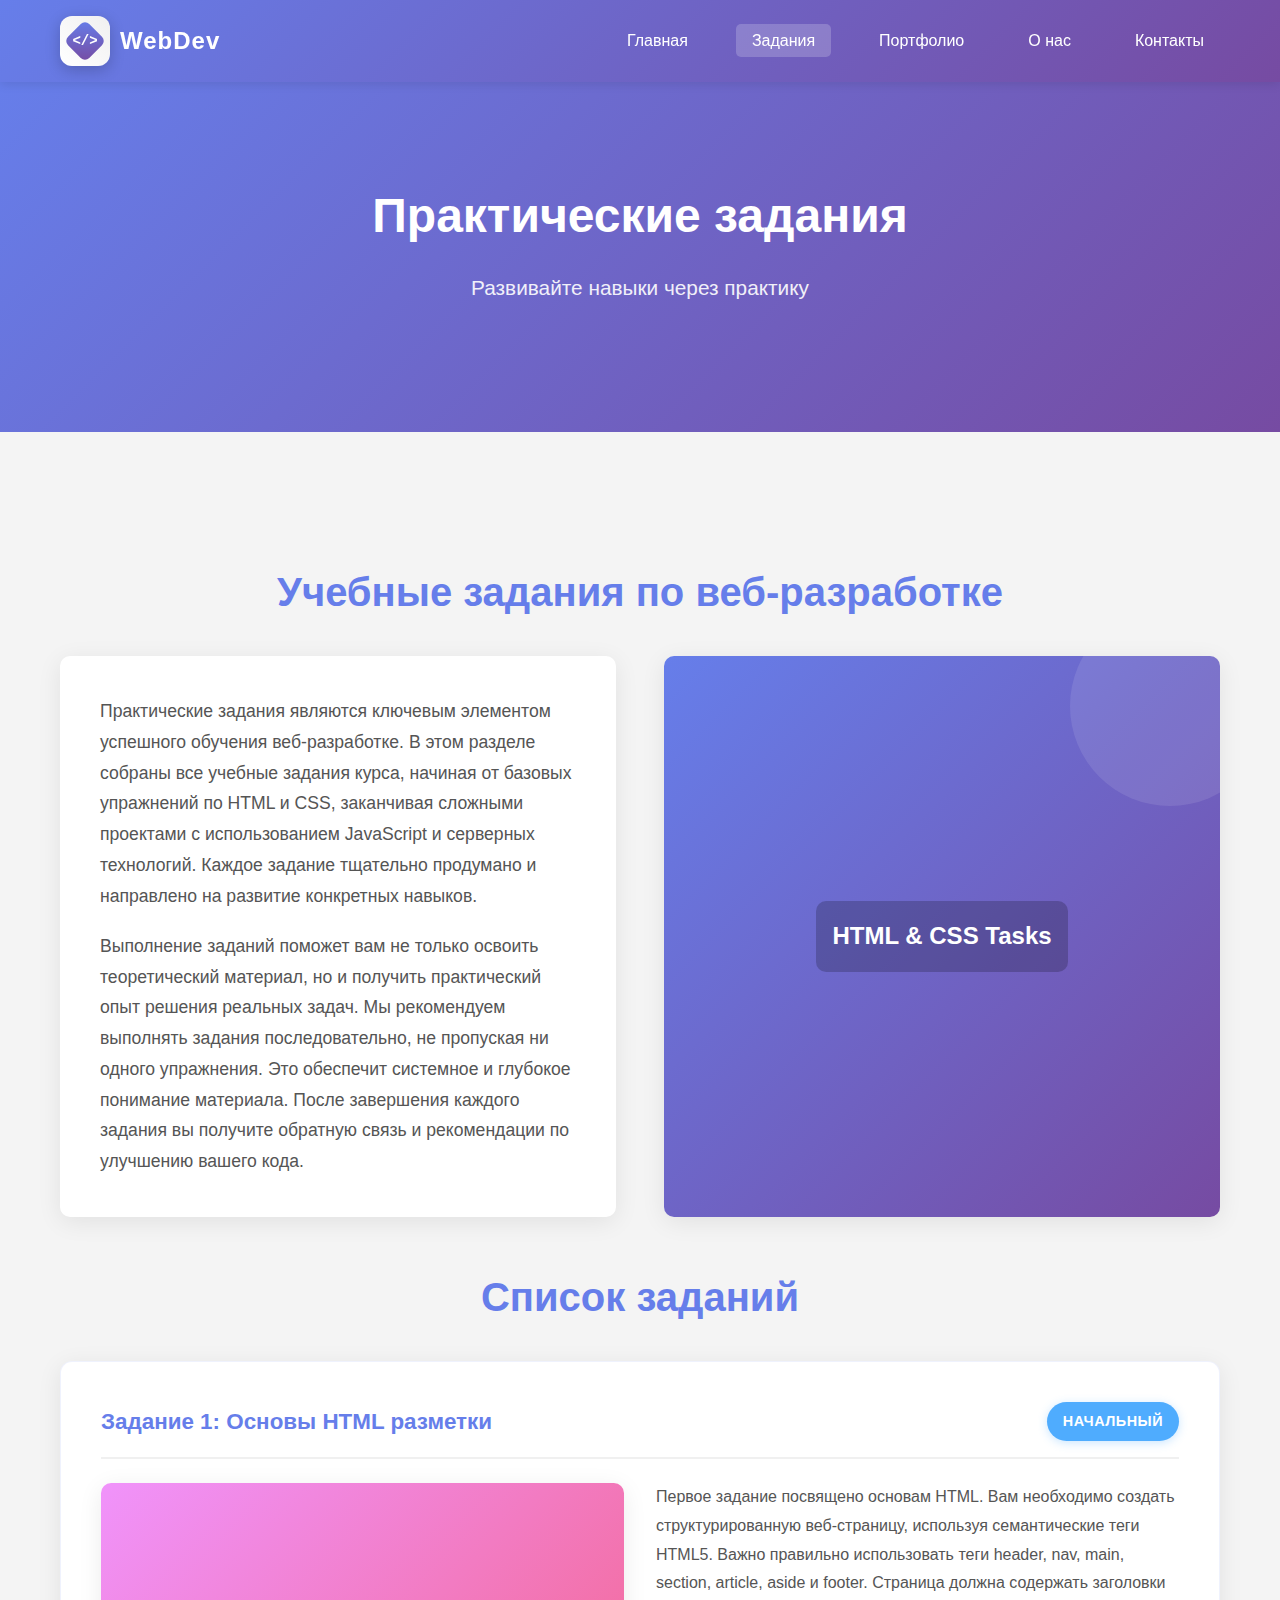
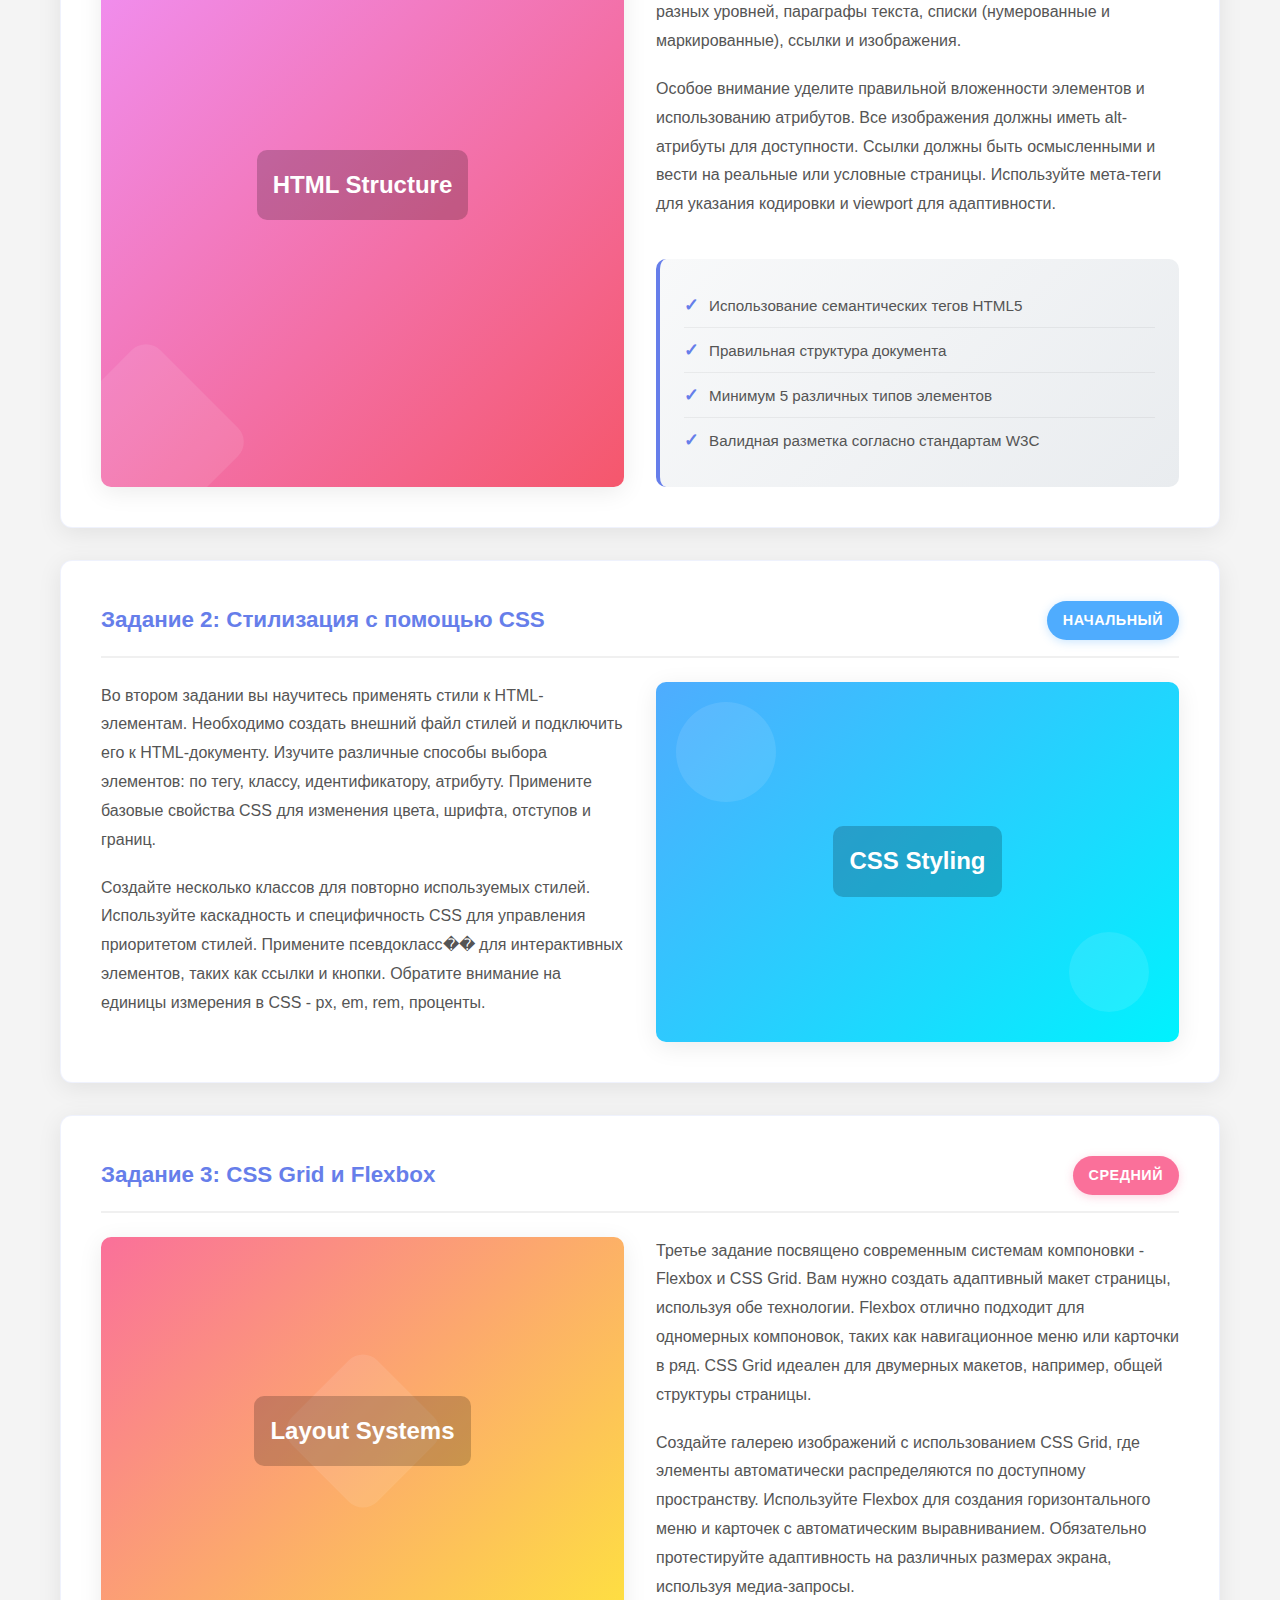
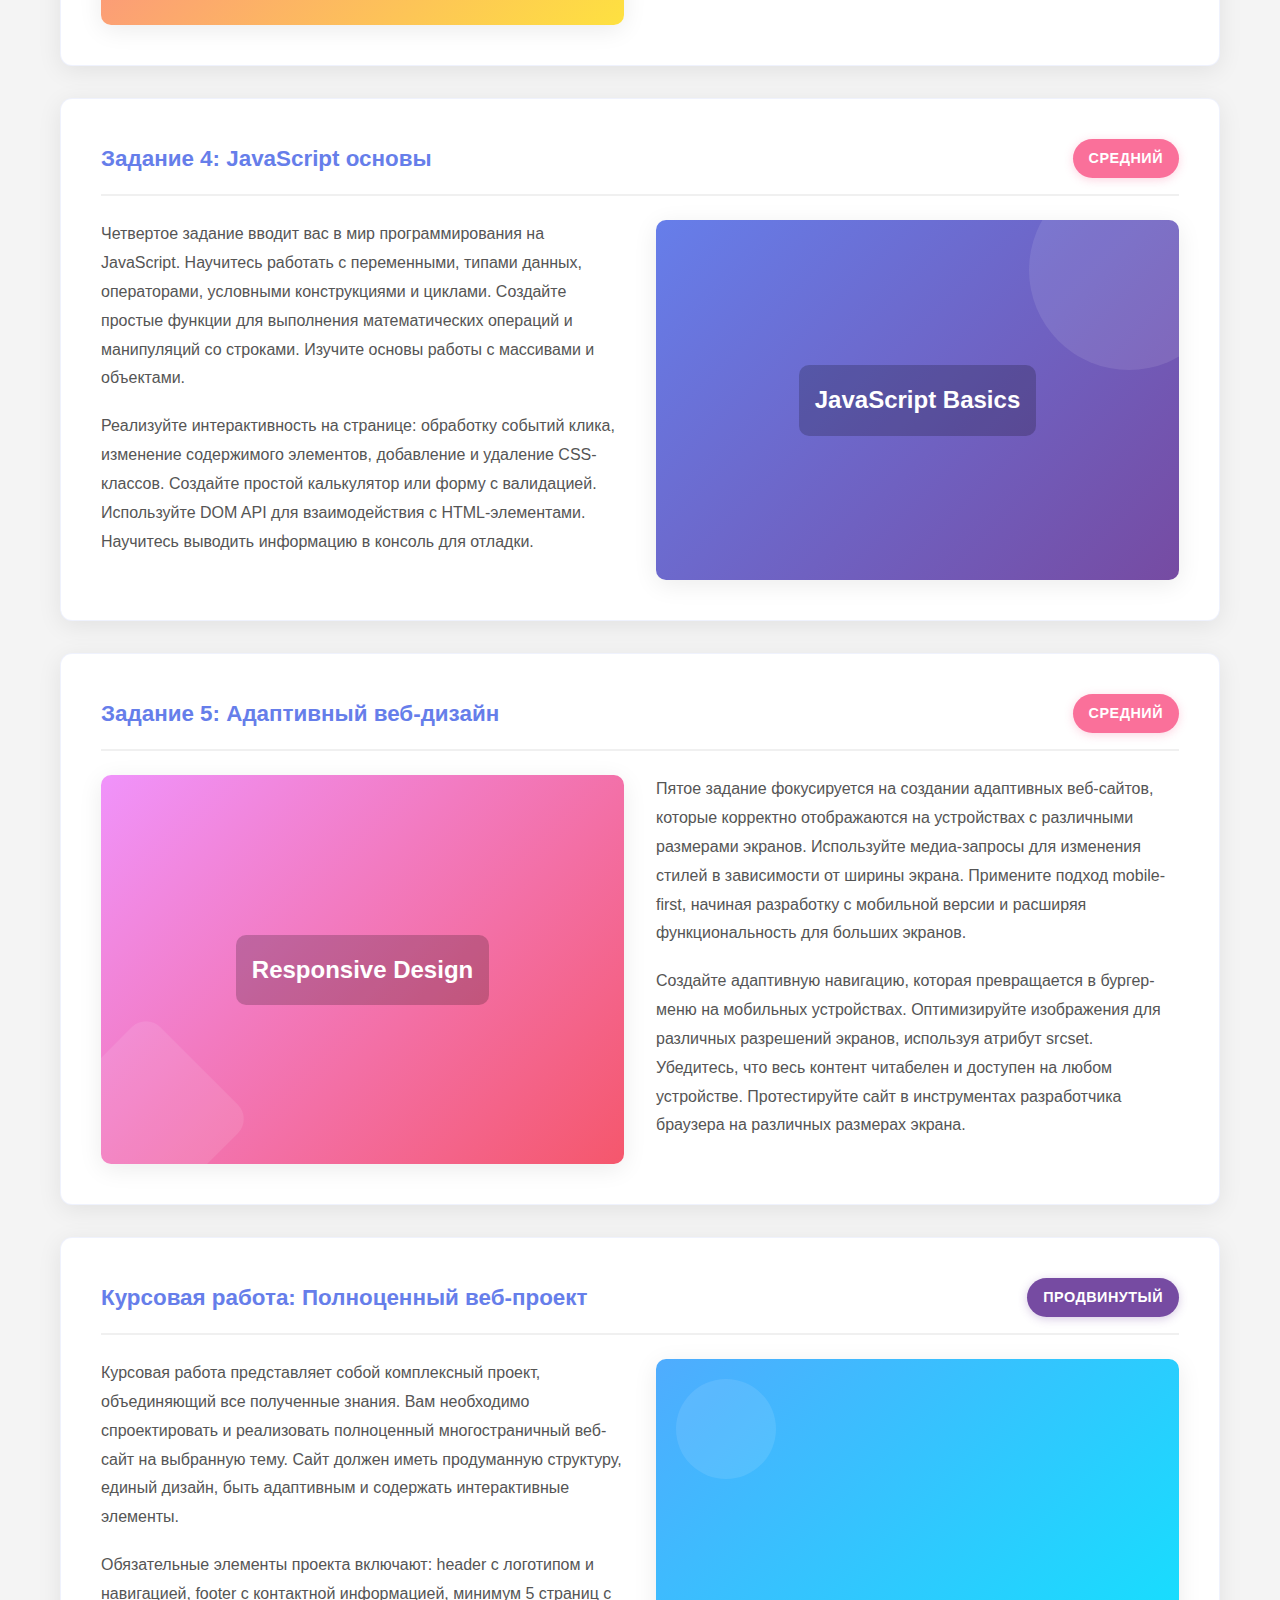
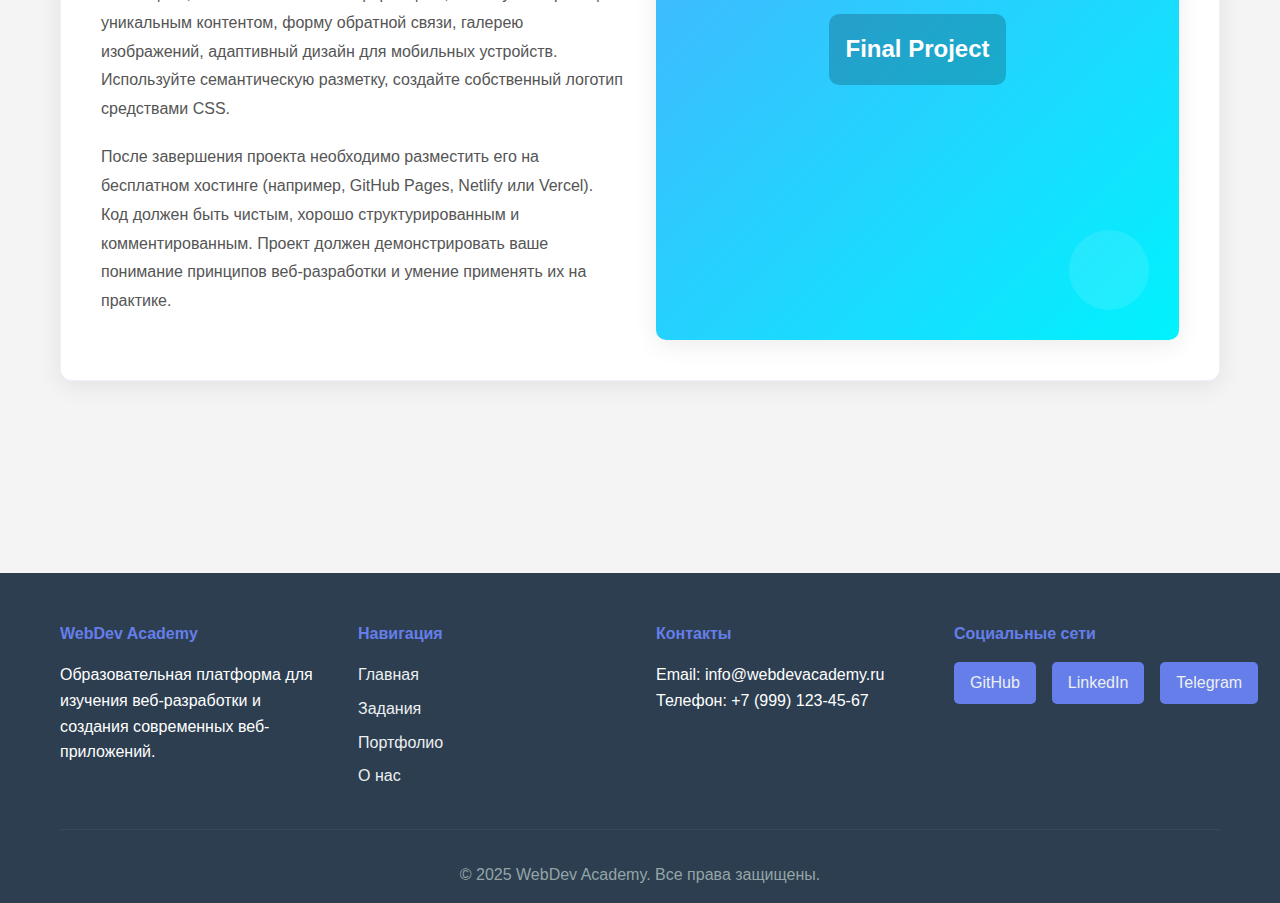
<file: pages/tasks.html>
<!DOCTYPE html>
<html lang="ru">
<head>
    <meta charset="UTF-8">
    <meta name="viewport" content="width=device-width, initial-scale=1.0">
    <title>Задания - WebDev Academy</title>
    <link rel="stylesheet" href="../css/style.css">
</head>
<body>
    <!-- Header -->
    <header class="header">
        <div class="container">
            <div class="logo">
                <div class="logo-icon"></div>
                <span class="logo-text">WebDev</span>
            </div>
            <nav class="nav">
                <ul class="nav-list">
                    <li><a href="../index.html">Главная</a></li>
                    <li><a href="tasks.html" class="active">Задания</a></li>
                    <li><a href="portfolio.html">Портфолио</a></li>
                    <li><a href="about.html">О нас</a></li>
                    <li><a href="contact.html">Контакты</a></li>
                </ul>
            </nav>
        </div>
    </header>

    <!-- Hero Section -->
    <section class="hero">
        <div class="container">
            <div class="hero-content">
                <h1 class="hero-title">Практические задания</h1>
                <p class="hero-subtitle">Развивайте навыки через практику</p>
            </div>
        </div>
    </section>

    <!-- Main Content -->
    <main class="main-content">
        <div class="container">
            <!-- Tasks Introduction -->
            <section class="tasks-intro">
                <h2>Учебные задания по веб-разработке</h2>
                <div class="content-grid">
                    <div class="text-block">
                        <p>
                            Практические задания являются ключевым элементом успешного обучения веб-разработке. В этом разделе собраны все учебные задания курса, начиная от базовых упражнений по HTML и CSS, заканчивая сложными проектами с использованием JavaScript и серверных технологий. Каждое задание тщательно продумано и направлено на развитие конкретных навыков.
                        </p>
                        <p>
                            Выполнение заданий поможет вам не только освоить теоретический материал, но и получить практический опыт решения реальных задач. Мы рекомендуем выполнять задания последовательно, не пропуская ни одного упражнения. Это обеспечит системное и глубокое понимание материала. После завершения каждого задания вы получите обратную связь и рекомендации по улучшению вашего кода.
                        </p>
                    </div>
                    <div class="image-placeholder img-1">
                        <div class="placeholder-text">HTML & CSS Tasks</div>
                    </div>
                </div>
            </section>

            <!-- Tasks List -->
            <section class="tasks-section">
                <h2>Список заданий</h2>

                <div class="task-item">
                    <div class="task-header">
                        <h3>Задание 1: Основы HTML разметки</h3>
                        <span class="task-level beginner">Начальный</span>
                    </div>
                    <div class="task-content">
                        <div class="image-placeholder img-2">
                            <div class="placeholder-text">HTML Structure</div>
                        </div>
                        <div class="task-description">
                            <p>
                                Первое задание посвящено основам HTML. Вам необходимо создать структурированную веб-страницу, используя семантические теги HTML5. Важно правильно использовать теги header, nav, main, section, article, aside и footer. Страница должна содержать заголовки разных уровней, параграфы текста, списки (нумерованные и маркированные), ссылки и изображения.
                            </p>
                            <p>
                                Особое внимание уделите правильной вложенности элементов и использованию атрибутов. Все изображения должны иметь alt-атрибуты для доступности. Ссылки должны быть осмысленными и вести на реальные или условные страницы. Используйте мета-теги для указания кодировки и viewport для адаптивности.
                            </p>
                            <ul class="task-requirements">
                                <li>Использование семантических тегов HTML5</li>
                                <li>Правильная структура документа</li>
                                <li>Минимум 5 различных типов элементов</li>
                                <li>Валидная разметка согласно стандартам W3C</li>
                            </ul>
                        </div>
                    </div>
                </div>

                <div class="task-item">
                    <div class="task-header">
                        <h3>Задание 2: Стилизация с помощью CSS</h3>
                        <span class="task-level beginner">Начальный</span>
                    </div>
                    <div class="task-content">
                        <div class="task-description">
                            <p>
                                Во втором задании вы научитесь применять стили к HTML-элементам. Необходимо создать внешний файл стилей и подключить его к HTML-документу. Изучите различные способы выбора элементов: по тегу, классу, идентификатору, атрибуту. Примените базовые свойства CSS для изменения цвета, шрифта, отступов и границ.
                            </p>
                            <p>
                                Создайте несколько классов для повторно используемых стилей. Используйте каскадность и специфичность CSS для управления приоритетом стилей. Примените псевдокласс�� для интерактивных элементов, таких как ссылки и кнопки. Обратите внимание на единицы измерения в CSS - px, em, rem, проценты.
                            </p>
                        </div>
                        <div class="image-placeholder img-3">
                            <div class="placeholder-text">CSS Styling</div>
                        </div>
                    </div>
                </div>

                <div class="task-item">
                    <div class="task-header">
                        <h3>Задание 3: CSS Grid и Flexbox</h3>
                        <span class="task-level intermediate">Средний</span>
                    </div>
                    <div class="task-content">
                        <div class="image-placeholder img-4">
                            <div class="placeholder-text">Layout Systems</div>
                        </div>
                        <div class="task-description">
                            <p>
                                Третье задание посвящено современным системам компоновки - Flexbox и CSS Grid. Вам нужно создать адаптивный макет страницы, используя обе технологии. Flexbox отлично подходит для одномерных компоновок, таких как навигационное меню или карточки в ряд. CSS Grid идеален для двумерных макетов, например, общей структуры страницы.
                            </p>
                            <p>
                                Создайте галерею изображений с использованием CSS Grid, где элементы автоматически распределяются по доступному пространству. Используйте Flexbox для создания горизонтального меню и карточек с автоматическим выравниванием. Обязательно протестируйте адаптивность на различных размерах экрана, используя медиа-запросы.
                            </p>
                        </div>
                    </div>
                </div>

                <div class="task-item">
                    <div class="task-header">
                        <h3>Задание 4: JavaScript основы</h3>
                        <span class="task-level intermediate">Средний</span>
                    </div>
                    <div class="task-content">
                        <div class="task-description">
                            <p>
                                Четвертое задание вводит вас в мир программирования на JavaScript. Научитесь работать с переменными, типами данных, операторами, условными конструкциями и циклами. Создайте простые функции для выполнения математических операций и манипуляций со строками. Изучите основы работы с массивами и объектами.
                            </p>
                            <p>
                                Реализуйте интерактивность на странице: обработку событий клика, изменение содержимого элементов, добавление и удаление CSS-классов. Создайте простой калькулятор или форму с валидацией. Используйте DOM API для взаимодействия с HTML-элементами. Научитесь выводить информацию в консоль для отладки.
                            </p>
                        </div>
                        <div class="image-placeholder img-1">
                            <div class="placeholder-text">JavaScript Basics</div>
                        </div>
                    </div>
                </div>

                <div class="task-item">
                    <div class="task-header">
                        <h3>Задание 5: Адаптивный веб-дизайн</h3>
                        <span class="task-level intermediate">Средний</span>
                    </div>
                    <div class="task-content">
                        <div class="image-placeholder img-2">
                            <div class="placeholder-text">Responsive Design</div>
                        </div>
                        <div class="task-description">
                            <p>
                                Пятое задание фокусируется на создании адаптивных веб-сайтов, которые корректно отображаются на устройствах с различными размерами экранов. Используйте медиа-запросы для изменения стилей в зависимости от ширины экрана. Примените подход mobile-first, начиная разработку с мобильной версии и расширяя функциональность для больших экранов.
                            </p>
                            <p>
                                Создайте адаптивную навигацию, которая превращается в бургер-меню на мобильных устройствах. Оптимизируйте изображения для различных разрешений экранов, используя атрибут srcset. Убедитесь, что весь контент читабелен и доступен на любом устройстве. Протестируйте сайт в инструментах разработчика браузера на различных размерах экрана.
                            </p>
                        </div>
                    </div>
                </div>

                <div class="task-item">
                    <div class="task-header">
                        <h3>Курсовая работа: Полноценный веб-проект</h3>
                        <span class="task-level advanced">Продвинутый</span>
                    </div>
                    <div class="task-content">
                        <div class="task-description">
                            <p>
                                Курсовая работа представляет собой комплексный проект, объединяющий все полученные знания. Вам необходимо спроектировать и реализовать полноценный многостраничный веб-сайт на выбранную тему. Сайт должен иметь продуманную структуру, единый дизайн, быть адаптивным и содержать интерактивные элементы.
                            </p>
                            <p>
                                Обязательные элементы проекта включают: header с логотипом и навигацией, footer с контактной информацией, минимум 5 страниц с уникальным контентом, форму обратной связи, галерею изображений, адаптивный дизайн для мобильных устройств. Используйте семантическую разметку, создайте собственный логотип средствами CSS.
                            </p>
                            <p>
                                После завершения проекта необходимо разместить его на бесплатном хостинге (например, GitHub Pages, Netlify или Vercel). Код должен быть чистым, хорошо структурированным и комментированным. Проект должен демонстрировать ваше понимание принципов веб-разработки и умение применять их на практике.
                            </p>
                        </div>
                        <div class="image-placeholder img-3">
                            <div class="placeholder-text">Final Project</div>
                        </div>
                    </div>
                </div>
            </section>
        </div>
    </main>

    <!-- Footer -->
    <footer class="footer">
        <div class="container">
            <div class="footer-content">
                <div class="footer-section">
                    <h4>WebDev Academy</h4>
                    <p>Образовательная платформа для изучения веб-разработки и создания современных веб-приложений.</p>
                </div>
                <div class="footer-section">
                    <h4>Навигация</h4>
                    <ul>
                        <li><a href="../index.html">Главная</a></li>
                        <li><a href="tasks.html">Задания</a></li>
                        <li><a href="portfolio.html">Портфолио</a></li>
                        <li><a href="about.html">О нас</a></li>
                    </ul>
                </div>
                <div class="footer-section">
                    <h4>Контакты</h4>
                    <p>Email: info@webdevacademy.ru</p>
                    <p>Телефон: +7 (999) 123-45-67</p>
                </div>
                <div class="footer-section">
                    <h4>Социальные сети</h4>
                    <div class="social-links">
                        <a href="#" class="social-icon">GitHub</a>
                        <a href="#" class="social-icon">LinkedIn</a>
                        <a href="#" class="social-icon">Telegram</a>
                    </div>
                </div>
            </div>
            <div class="footer-bottom">
                <p>&copy; 2025 WebDev Academy. Все права защищены.</p>
            </div>
        </div>
    </footer>
</body>
</html>
</file>
<file: Гадельшин Лаб2/style.css>
img {
    max-width: 100%;
    user-select: none;
    pointer-events: none;
}
.task2{
    display: flex;
    justify-content: space-between;
    flex-direction: column;
    height: 100vh;
}
.task__container {
    width: 200px;
    height: 200px;
    overflow: hidden;
    border: 1px solid gray;
    transition: 10s ease-in-out;
}
.task__container:hover {
    .cloud-left, .cloud-right {
        opacity: 1;
        animation: cloud-move 4s linear infinite;
    }
    .chill-stay {
        opacity: 1;
    }
}
.task__wrapper {
    width: 100%;
    height: 100%;
    background-size: cover;
    position: relative;
}
.elka {
    position: absolute;
    width: 65%;
    bottom: 10%;
    transition: 0.4s ease-in;
}
.elka:hover {
    animation: elka-move 1s linear infinite;
}
.fox-stay {
    position: absolute;
    width: 40%;
    bottom: 0%;
    right: -4%;
}
.fox-runner {
    position: absolute;
    width: 27%;
    bottom: 0;
    right: 0;
    opacity: 0;
    transition: 1s ease-in-out, opacity 0.2s ease-in-out;
    offset-distance: 0;
    offset-rotate: 0deg;
    offset-path: path('m 26 24 c -123 -28 124 -22 -35 -45 c -102 -29 131 -17 -72 -54');
}
.task__container:active {
    animation: flex-move 1s linear infinite;

    .fox-stay {
        opacity: 0;
    }
    .fox-runner {
        transition: 5s ease-in-out, opacity 0.2s ease-in-out;
        opacity: 1;
        offset-distance: 100%;
        width: 7%;
    }
    .chill-stay {
        opacity: 0;
    }
    .chill-out {
        opacity: 1;
    }
}

.cloud-left {
    position: absolute;
    width: 31%;
    top: 3%;
    left: 8%;
    opacity: 0;
    transition: .2s ease-in-out;
}
.cloud-right {
    position: absolute;
    width: 40%;
    top: 10%;
    right: 5%;
    opacity: 0;
    transition: .2s ease-in-out;
}

.chill-stay {
    position: absolute;
    font-size: 0.7em;
    top: 30%;
    right: 10%;
    color: #ff4900;
    opacity: 0;
    transition: .3s ease-in-out;
}
.chill-out {
    position: absolute;
    font-size: 0.8em;
    top: 27%;
    left: 5%;
    transform: rotate(-30deg);
    opacity: 0;
    transition: .3s ease-in-out;
    color: #ff4900;
    width: 15%;
    
}

@keyframes cloud-move {
    0% {
        transform: translateX(0%);
    }
    33% {
        transform: translateX(10%);
    }
    80% {
        transform: translateX(-10%);

    }
}

@keyframes elka-move {
    0% {
        transform: rotate(0deg);
    }
    25% {
        transform: rotate(10deg);
    }
    75% {
        transform: rotate(-10deg);
    }
    100% {
        transform: rotate(0deg);
    }
}
@keyframes flex-move {
    0% {
        transform: translateX(0);
    }
    25% {
        transform: translateX(-1%);
    }
    75% {
        transform: translateX(1%);
    }
    100% {
        transform: translateX(0);
    }
}
</file>
<file: Гадельшин Лаб5/style.css>
* {
    margin: 0;
    padding: 0;
    box-sizing: border-box;
}

body {
    font-family: 'Segoe UI', Tahoma, Geneva, Verdana, sans-serif;
    background: linear-gradient(135deg, #667eea 0%, #764ba2 100%);
    min-height: 100vh;
    padding: 20px;
}

.container {
    max-width: 900px;
    margin: 0 auto;
}

h1 {
    text-align: center;
    color: #fff;
    margin-bottom: 30px;
    font-size: 2.5em;
    text-shadow: 2px 2px 4px rgba(0, 0, 0, 0.3);
}

#statusMessage {
    text-align: center;
    font-size: 1.8em;
    color: #fff;
    margin-bottom: 20px;
    font-weight: bold;
    min-height: 40px;
    text-shadow: 1px 1px 3px rgba(0, 0, 0, 0.3);
}

#quizArea {
    position: relative;
    min-height: 400px;
}

.question-block {
    background: #f9f7e8;
    border: 3px solid #8b7355;
    border-radius: 10px;
    padding: 25px;
    margin-bottom: 20px;
    box-shadow: 0 4px 6px rgba(0, 0, 0, 0.2);
    transition: border 0.3s ease;
    position: relative;
}

.question-block:hover {
    transition: border 0.3s ease-in-out;
    border: 6px solid #8b7355;
}

.question-block.active {
    transform: scale(1.05);
    transition: transform 0.2s ease;
}

.question-block.answered {
    cursor: pointer;
}

.question-header {
    display: flex;
    align-items: flex-start;
    gap: 15px;
    margin-bottom: 20px;
}

.question-number {
    font-size: 1.3em;
    font-weight: bold;
    color: #5a4a3a;
}

.question-text {
    flex: 1;
    font-size: 1.2em;
    color: #2c2416;
    font-weight: 500;
}

.answer-marker {
    font-size: 2em;
    margin-left: auto;
}

.answer-marker.correct {
    color: #22c55e;
}

.answer-marker.incorrect {
    color: #ef4444;
}

.answers-container {
    display: flex;
    flex-direction: column;
    gap: 12px;
}

.answer-block {
    background: #fff;
    border: 2px solid #d4c5b9;
    border-radius: 8px;
    padding: 15px 20px;
    cursor: pointer;
    transition: all 0.3s ease;
    position: relative;
}

.answer-block:hover {
    border: 4px solid #8b7355;
    transform: translateX(5px);
}

.answer-block.active {
    transform: scale(1.03);
}

.answer-block.correct-answer {
    background: #d4f4dd;
    border-color: #22c55e;
    animation: expandAnswer 0.5s ease;
}

.answer-explanation {
    margin-top: 15px;
    padding-top: 15px;
    border-top: 2px solid #22c55e;
    color: #166534;
    font-style: italic;
    line-height: 1.6;
}

.answer-block.slide-right,
.question-block.slide-right {
    animation: slideRight 1s ease forwards;
}

@keyframes slideRight {
    to {
        transform: translateX(150%);
        opacity: 0;
    }
}

@keyframes expandAnswer {
    0% {
        transform: scale(1);
    }
    50% {
        transform: scale(1.08);
    }
    100% {
        transform: scale(1.05);
    }
}

.fade-out {
    animation: fadeOut 0.5s ease forwards;
}

@keyframes fadeOut {
    to {
        opacity: 0;
        transform: translateX(150%);
    }
}

#statistics {
    background: #fff;
    border-radius: 10px;
    padding: 30px;
    margin-top: 30px;
    text-align: center;
    box-shadow: 0 4px 6px rgba(0, 0, 0, 0.2);
    display: none;
}

#statistics.show {
    display: block;
    animation: fadeIn 0.5s ease;
}

@keyframes fadeIn {
    from {
        opacity: 0;
        transform: translateY(-20px);
    }
    to {
        opacity: 1;
        transform: translateY(0);
    }
}

#statistics h2 {
    color: #5a4a3a;
    margin-bottom: 15px;
    font-size: 2em;
}

#statistics p {
    font-size: 1.3em;
    color: #2c2416;
    margin: 10px 0;
}

.hidden-answer {
    display: none;
}

.show-answer .hidden-answer {
    display: block;
    background: #d4f4dd;
    border: 2px solid #22c55e;
    border-radius: 8px;
    padding: 15px 20px;
    margin-top: 15px;
    color: #166534;
    font-weight: 500;
}

@media (max-width: 768px) {
    h1 {
        font-size: 2em;
    }

    .question-text {
        font-size: 1.1em;
    }

    .answer-block {
        padding: 12px 15px;
    }
}
</file>
<file: Гадельшин Лаб6/style.css>
* {
    margin: 0;
    padding: 0;
    box-sizing: border-box;
}

body {
    font-family: 'Segoe UI', Tahoma, Geneva, Verdana, sans-serif;
    padding: 20px;
    background: linear-gradient(135deg, #667eea 0%, #764ba2 100%);
    min-height: 100vh;
}

.container {
    max-width: 1200px;
    margin: 0 auto;
}

.block-3 {
    background: linear-gradient(135deg, #ff6b6b 0%, #ee5a6f 100%);
    border: 3px solid #ff4757;
    border-radius: 15px;
    padding: 0;
    margin-bottom: 20px;
    height: 100px;
    box-shadow: 0 10px 30px rgba(255, 75, 87, 0.3);
    position: relative;
    overflow: hidden;
    display: flex;
    align-items: center;
    flex-direction: column;
    justify-content: center;
}

.block-3::before {
    content: '';
    position: absolute;
    top: -50%;
    right: -50%;
    width: 200%;
    height: 200%;
    background: radial-gradient(circle, rgba(255,255,255,0.1) 0%, transparent 70%);
    animation: shimmer 3s infinite;
}

@keyframes shimmer {
    0%, 100% { transform: translate(0, 0); }
    50% { transform: translate(-20px, -20px); }
}

.display-word {
    font-size: 42px;
    font-weight: bold;
    color: #fff;
    text-align: center;
    width: 100%;
    display: flex;
    align-items: center;
    justify-content: center;
    text-shadow: 2px 2px 4px rgba(0,0,0,0.2);
    position: relative;
    z-index: 1;
    overflow: hidden;
    text-overflow: ellipsis;
    white-space: nowrap;
    padding: 0 20px;
}

.bottom-blocks {
    display: flex;
    gap: 20px;
}

.block-2 {
    width: 200px;
    background: linear-gradient(135deg, #f8f9fa 0%, #e9ecef 100%);
    border: 3px solid #495057;
    border-radius: 15px;
    padding: 15px;
    position: relative;

    box-shadow: 0 10px 30px rgba(0,0,0,0.2);
}

.block-number {
    position: absolute;
    top: 10px;
    left: 50%;
    transform: translateX(-50%);
    font-size: 64px;
    font-weight: bold;
    background: linear-gradient(135deg, #48c774 0%, #3ec46d 100%);
    -webkit-background-clip: text;
    -webkit-text-fill-color: transparent;
    background-clip: text;
    z-index: 1;
    text-shadow: 0 2px 10px rgba(72, 199, 116, 0.3);
    filter: drop-shadow(0 2px 4px rgba(72, 199, 116, 0.3));
}

.word-container {
    display: flex;
    flex-direction: column-reverse;
    gap: 10px;
    margin-top: 30px;
    min-height: 400px;
}

.right-section {
    flex: 1;
    display: flex;
    flex-direction: column;
    gap: 10px;
}

.input-section {
    background: linear-gradient(135deg, #ffffff 0%, #f8f9fa 100%);
    padding: 15px;
    border-radius: 12px;
    display: flex;
    gap: 10px;
    box-shadow: 0 5px 15px rgba(0,0,0,0.1);
}

#inputText {
    flex: 1;
    padding: 12px 16px;
    font-size: 14px;
    border: 2px solid #dfe6e9;
    border-radius: 8px;
    transition: all 0.3s ease;
    background: white;
}

#inputText:focus {
    outline: none;
    border-color: #667eea;
    box-shadow: 0 0 0 3px rgba(102, 126, 234, 0.1);
}

#parseBtn {
    padding: 12px 30px;
    font-size: 14px;
    font-weight: 600;
    background: linear-gradient(135deg, #667eea 0%, #764ba2 100%);
    color: white;
    border: none;
    border-radius: 8px;
    cursor: pointer;
    transition: all 0.3s ease;
    box-shadow: 0 4px 15px rgba(102, 126, 234, 0.3);
}

#parseBtn:hover {
    transform: translateY(-2px);
    box-shadow: 0 6px 20px rgba(102, 126, 234, 0.4);
}

#parseBtn:active {
    transform: translateY(0);
}

.block-1 {
    flex: 1;
    background: linear-gradient(135deg, #e3f2fd 0%, #bbdefb 100%);
    border: 3px solid #2196F3;
    border-radius: 15px;
    padding: 15px;
    position: relative;
    min-height: 450px;
    box-shadow: 0 10px 30px rgba(33, 150, 243, 0.2);
}

.drop-zone {
    margin-top: 60px;
    min-height: 380px;
    border-radius: 10px;
    padding: 10px;
    position: relative;
    background: rgba(255, 255, 255, 0.3);
    border: 2px dashed rgba(33, 150, 243, 0.3);
}

.word-element {
    padding: 8px 16px;
    background: linear-gradient(135deg, #48c774 0%, #3ec46d 100%);
    border-radius: 20px;
    cursor: move;
    user-select: none;
    font-size: 13px;
    font-weight: 600;
    color: white;
    display: inline-block;
    transition: all 0.25s cubic-bezier(0.34, 1.56, 0.64, 1);
    box-shadow: 0 4px 15px rgba(72, 199, 116, 0.4), 0 2px 8px rgba(0, 0, 0, 0.15);
    white-space: nowrap;
    text-shadow: 0 1px 3px rgba(0,0,0,0.3);
    border: 1px solid rgba(255, 255, 255, 0.3);
}

.word-element.in-block1 {
    cursor: grab;
    position: absolute;
    animation: popIn 0.3s cubic-bezier(0.68, -0.55, 0.265, 1.55);
}

@keyframes popIn {
    0% { transform: scale(0.8); opacity: 0; }
    100% { transform: scale(1); opacity: 1; }
}

.word-element:hover {
    transform: scale(1.08) translateY(-2px);
    box-shadow: 0 12px 40px rgba(0,0,0,0.25), 0 8px 25px rgba(72, 199, 116, 0.5);
    filter: brightness(1.05);
}

.word-element.dragging {
    opacity: 1;
    cursor: grabbing;
    transform: rotate(3deg) scale(1.12) translateY(-4px);
    box-shadow: 0 20px 60px rgba(0,0,0,0.4),
                0 12px 35px rgba(72, 199, 116, 0.6),
                0 0 0 4px rgba(255, 255, 255, 0.3);
    filter: brightness(1.15) saturate(1.2);
    animation: float 0.6s ease-in-out infinite alternate;
}

@keyframes float {
    0% { transform: rotate(3deg) scale(1.12) translateY(-4px); }
    100% { transform: rotate(3deg) scale(1.12) translateY(-8px); }
}

.word-element.in-block1:hover {
    box-shadow: 0 10px 35px rgba(0,0,0,0.3), 0 6px 20px rgba(33, 150, 243, 0.6);
}

.word-element.in-block1:active {
    cursor: grabbing;
    transform: scale(0.96);
    box-shadow: 0 5px 20px rgba(0,0,0,0.25), 0 3px 12px rgba(33, 150, 243, 0.5);
    filter: brightness(0.95);
}

.word-element.drop-indicator {
    box-shadow: 0 0 0 3px #2196F3, 0 10px 40px rgba(33, 150, 243, 0.6);
    transform: scale(1.15);
    animation: pulse 0.6s infinite;
}

@keyframes pulse {
    0%, 100% { transform: scale(1.15); opacity: 1; }
    50% { transform: scale(1.2); opacity: 0.95; }
}

.drop-zone.drag-over {
    background-color: rgba(33, 150, 243, 0.15);
    border: 3px dashed #2196F3;
    box-shadow: inset 0 0 20px rgba(33, 150, 243, 0.2);
}

.word-container.drag-over {
    background-color: rgba(76, 175, 80, 0.1);
    box-shadow: inset 0 0 10px rgba(76, 175, 80, 0.2);
}

::-webkit-scrollbar {
    width: 8px;
    height: 8px;
}

::-webkit-scrollbar-track {
    background: rgba(255, 255, 255, 0.1);
    border-radius: 10px;
}

::-webkit-scrollbar-thumb {
    background: linear-gradient(135deg, #667eea 0%, #764ba2 100%);
    border-radius: 10px;
}

::-webkit-scrollbar-thumb:hover {
    background: linear-gradient(135deg, #764ba2 0%, #667eea 100%);
}

@media (max-width: 768px) {
    body {
        padding: 10px;
    }

    .container {
        max-width: 100%;
    }

    .block-3 {
        height: 80px;
        border-radius: 10px;
    }

    .display-word {
        font-size: 28px;
        padding: 0 15px;
    }

    .bottom-blocks {
        flex-direction: column;
        gap: 15px;
    }

    .block-2 {
        width: 100%;
        min-height: auto;
    }

    .word-container {
        flex-direction: row;
        flex-wrap: wrap;
        margin-top: 60px;
        min-height: auto;
    }

    .block-number {
        font-size: 48px;
    }

    .right-section {
        width: 100%;
    }

    .input-section {
        padding: 10px;
    }

    #inputText {
        font-size: 16px;
    }

    .block-1 {
        min-height: 300px;
    }

    .drop-zone {
        margin-top: 50px;
        min-height: 250px;
    }
}

@media (max-width: 480px) {
    body {
        padding: 5px;
    }

    .block-3 {
        height: 70px;
        margin-bottom: 10px;
    }

    .display-word {
        font-size: 22px;
        padding: 0 10px;
    }

    .block-2 {
        padding: 10px;
    }

    .block-number {
        font-size: 36px;
        top: 5px;
    }

    .word-container {
        margin-top: 50px;
        gap: 8px;
    }

    .word-element {
        font-size: 12px;
        padding: 6px 12px;
    }

    .input-section {
        flex-direction: column;
        padding: 8px;
    }

    #inputText {
        padding: 10px 12px;
        font-size: 16px;
    }

    #parseBtn {
        padding: 10px 20px;
        width: 100%;
    }

    .block-1 {
        padding: 10px;
        min-height: 250px;
    }

    .drop-zone {
        margin-top: 40px;
        min-height: 200px;
        padding: 8px;
    }
}

@media (max-width: 360px) {
    .display-word {
        font-size: 18px;
    }

    .block-number {
        font-size: 28px;
    }

    .word-element {
        font-size: 11px;
        padding: 5px 10px;
    }

    .block-3 {
        height: 60px;
    }
}
</file>
<file: css/style.css>
/* Reset and Base Styles */
* {
    margin: 0;
    padding: 0;
    box-sizing: border-box;
}

body {
    font-family: 'Segoe UI', Tahoma, Geneva, Verdana, sans-serif;
    line-height: 1.6;
    color: #333;
    background-color: #f4f4f4;
}

.container {
    max-width: 1200px;
    margin: 0 auto;
    padding: 0 20px;
}

/* Header */
.header {
    background: linear-gradient(135deg, #667eea 0%, #764ba2 100%);
    color: white;
    padding: 1rem 0;
    position: sticky;
    top: 0;
    z-index: 1000;
    box-shadow: 0 2px 10px rgba(0,0,0,0.1);
}

.header .container {
    display: flex;
    justify-content: space-between;
    align-items: center;
}

/* Logo - Made with CSS only */
.logo {
    display: flex;
    align-items: center;
    gap: 10px;
    cursor: pointer;
}

.logo-icon {
    width: 50px;
    height: 50px;
    position: relative;
    background: linear-gradient(45deg, #fff 0%, #f0f0f0 100%);
    border-radius: 12px;
    box-shadow: 0 4px 15px rgba(0,0,0,0.2);
    display: flex;
    align-items: center;
    justify-content: center;
}

.logo-icon::before {
    content: '';
    position: absolute;
    width: 30px;
    height: 30px;
    background: linear-gradient(135deg, #667eea 0%, #764ba2 100%);
    border-radius: 6px;
    transform: rotate(45deg);
}

.logo-icon::after {
    content: '</>';
    position: absolute;
    color: white;
    font-weight: bold;
    font-size: 14px;
    z-index: 1;
    font-family: monospace;
}

.logo-text {
    font-size: 1.5rem;
    font-weight: bold;
    letter-spacing: 1px;
}

/* Navigation */
.nav-list {
    display: flex;
    list-style: none;
    gap: 2rem;
}

.nav-list a {
    color: white;
    text-decoration: none;
    font-weight: 500;
    transition: all 0.3s ease;
    padding: 0.5rem 1rem;
    border-radius: 5px;
}

.nav-list a:hover,
.nav-list a.active {
    background-color: rgba(255,255,255,0.2);
    transform: translateY(-2px);
}

/* Hero Section */
.hero {
    background: linear-gradient(135deg, #667eea 0%, #764ba2 100%);
    color: white;
    padding: 6rem 0;
    text-align: center;
}

.hero-title {
    font-size: 3rem;
    margin-bottom: 1rem;
    animation: fadeInUp 1s ease;
}

.hero-subtitle {
    font-size: 1.3rem;
    margin-bottom: 2rem;
    opacity: 0.9;
    animation: fadeInUp 1s ease 0.2s backwards;
}

.btn {
    display: inline-block;
    padding: 1rem 2rem;
    text-decoration: none;
    border-radius: 30px;
    font-weight: bold;
    transition: all 0.3s ease;
    animation: fadeInUp 1s ease 0.4s backwards;
}

.btn-primary {
    background-color: white;
    color: #667eea;
}

.btn-primary:hover {
    transform: translateY(-3px);
    box-shadow: 0 10px 25px rgba(0,0,0,0.2);
}

/* Main Content */
.main-content {
    padding: 4rem 0;
}

section {
    margin-bottom: 4rem;
}

h2 {
    font-size: 2.5rem;
    color: #667eea;
    margin-bottom: 2rem;
    text-align: center;
}

h3 {
    font-size: 1.5rem;
    color: #764ba2;
    margin-bottom: 1rem;
}

/* Content Grid */
.content-grid {
    display: grid;
    grid-template-columns: 1fr 1fr;
    gap: 3rem;
    align-items: stretch;
    margin-bottom: 2rem;
}

.content-grid.reverse {
    direction: rtl;
}

.content-grid.reverse > * {
    direction: ltr;
}

.text-block {
    background: white;
    padding: 2.5rem;
    border-radius: 10px;
    box-shadow: 0 5px 25px rgba(0,0,0,0.08);
    display: flex;
    flex-direction: column;
    justify-content: center;
    transition: transform 0.3s ease, box-shadow 0.3s ease;
}

.text-block:hover {
    transform: translateY(-5px);
    box-shadow: 0 8px 30px rgba(0,0,0,0.12);
}

.text-block p {
    margin-bottom: 1.2rem;
    text-align: left;
    font-size: 1.1rem;
    line-height: 1.75;
    color: #555;
}

.text-block p:last-child {
    margin-bottom: 0;
}

/* Image Placeholders (decorative elements made with CSS) */
.image-placeholder {
    height: 100%;
    min-height: 300px;
    border-radius: 10px;
    display: flex;
    align-items: center;
    justify-content: center;
    position: relative;
    overflow: hidden;
    box-shadow: 0 5px 25px rgba(0,0,0,0.08);
    transition: transform 0.3s ease, box-shadow 0.3s ease;
}

.image-placeholder:hover {
    transform: translateY(-5px);
    box-shadow: 0 8px 30px rgba(0,0,0,0.12);
}

.img-1 {
    background: linear-gradient(135deg, #667eea 0%, #764ba2 100%);
}

.img-1::before {
    content: '';
    position: absolute;
    width: 200px;
    height: 200px;
    background: rgba(255,255,255,0.1);
    border-radius: 50%;
    top: -50px;
    right: -50px;
}

.img-2 {
    background: linear-gradient(135deg, #f093fb 0%, #f5576c 100%);
}

.img-2::before {
    content: '';
    position: absolute;
    width: 150px;
    height: 150px;
    background: rgba(255,255,255,0.1);
    border-radius: 20px;
    transform: rotate(45deg);
    bottom: -30px;
    left: -30px;
}

.img-3 {
    background: linear-gradient(135deg, #4facfe 0%, #00f2fe 100%);
}

.img-3::before {
    content: '';
    position: absolute;
    width: 100px;
    height: 100px;
    background: rgba(255,255,255,0.1);
    border-radius: 50%;
    top: 20px;
    left: 20px;
}

.img-3::after {
    content: '';
    position: absolute;
    width: 80px;
    height: 80px;
    background: rgba(255,255,255,0.1);
    border-radius: 50%;
    bottom: 30px;
    right: 30px;
}

.img-4 {
    background: linear-gradient(135deg, #fa709a 0%, #fee140 100%);
}

.img-4::before {
    content: '';
    position: absolute;
    width: 120px;
    height: 120px;
    background: rgba(255,255,255,0.1);
    border-radius: 20px;
    top: 50%;
    left: 50%;
    transform: translate(-50%, -50%) rotate(45deg);
}

.placeholder-text {
    position: relative;
    z-index: 1;
    color: white;
    font-size: 1.5rem;
    font-weight: bold;
    text-align: center;
    padding: 1rem;
    background: rgba(0,0,0,0.2);
    border-radius: 10px;
}

/* Thumbnails for portfolio items */
.portfolio-image {
    position: relative;
    overflow: hidden;
    height: 250px;
}

.portfolio-image .portfolio-thumb {
    width: 100%;
    height: 250px;
    object-fit: cover;
    display: block;
    background: transparent;
}

/* keep placeholder text above the image */
.portfolio-image .placeholder-text {
    position: absolute;
    top: 50%;
    left: 50%;
    transform: translate(-50%, -50%);
    z-index: 2;
    pointer-events: none;
}

/* Features Grid */
.features-grid {
    display: grid;
    grid-template-columns: repeat(auto-fit, minmax(250px, 1fr));
    gap: 2rem;
    margin-top: 3rem;
}

.feature-card {
    background: white;
    padding: 2rem;
    border-radius: 10px;
    text-align: center;
    box-shadow: 0 5px 20px rgba(0,0,0,0.1);
    transition: transform 0.3s ease;
}

.feature-card:hover {
    transform: translateY(-10px);
}

.feature-icon {
    width: 80px;
    height: 80px;
    margin: 0 auto 1.5rem;
    border-radius: 50%;
    display: flex;
    align-items: center;
    justify-content: center;
    position: relative;
}

.icon-1 {
    background: linear-gradient(135deg, #667eea 0%, #764ba2 100%);
}

.icon-1::before {
    content: '<>';
    position: absolute;
    color: white;
    font-size: 2rem;
    font-weight: bold;
}

.icon-2 {
    background: linear-gradient(135deg, #f093fb 0%, #f5576c 100%);
}

.icon-2::before {
    content: '{}';
    position: absolute;
    color: white;
    font-size: 2rem;
    font-weight: bold;
}

.icon-3 {
    background: linear-gradient(135deg, #4facfe 0%, #00f2fe 100%);
}

.icon-3::before {
    content: '★';
    position: absolute;
    color: white;
    font-size: 2.5rem;
}

.icon-4 {
    background: linear-gradient(135deg, #fa709a 0%, #fee140 100%);
}

.icon-4::before {
    content: '✓';
    position: absolute;
    color: white;
    font-size: 3rem;
    font-weight: bold;
}

/* Footer */
.footer {
    background: #2c3e50;
    color: white;
    padding: 3rem 0 1rem;
    margin-top: 4rem;
}

.footer-content {
    display: grid;
    grid-template-columns: repeat(auto-fit, minmax(250px, 1fr));
    gap: 2rem;
    margin-bottom: 2rem;
}

.footer-section h4 {
    color: #667eea;
    margin-bottom: 1rem;
}

.footer-section ul {
    list-style: none;
}

.footer-section ul li {
    margin-bottom: 0.5rem;
}

.footer-section a {
    color: #ecf0f1;
    text-decoration: none;
    transition: color 0.3s ease;
}

.footer-section a:hover {
    color: #667eea;
}

.social-links {
    display: flex;
    gap: 1rem;
}

.social-icon {
    padding: 0.5rem 1rem;
    background: #667eea;
    border-radius: 5px;
    transition: all 0.3s ease;
}

.social-icon:hover {
    background: #764ba2;
    transform: translateY(-3px);
}

.footer-bottom {
    text-align: center;
    padding-top: 2rem;
    border-top: 1px solid #34495e;
    color: #95a5a6;
}

/* Animations */
@keyframes fadeInUp {
    from {
        opacity: 0;
        transform: translateY(30px);
    }
    to {
        opacity: 1;
        transform: translateY(0);
    }
}

/* Tasks Page Styles */
.tasks-intro {
    margin-bottom: 3rem;
}

.task-item {
    background: white;
    border-radius: 12px;
    padding: 2.5rem;
    margin-bottom: 2rem;
    box-shadow: 0 5px 25px rgba(0,0,0,0.08);
    transition: transform 0.3s ease, box-shadow 0.3s ease;
    border: 1px solid rgba(102, 126, 234, 0.1);
}

.task-item:hover {
    transform: translateY(-8px);
    box-shadow: 0 10px 35px rgba(0,0,0,0.12);
    border-color: rgba(102, 126, 234, 0.3);
}

.task-header {
    display: flex;
    justify-content: space-between;
    align-items: center;
    margin-bottom: 1.5rem;
    flex-wrap: wrap;
    gap: 1rem;
    padding-bottom: 1rem;
    border-bottom: 2px solid #f0f0f0;
}

.task-header h3 {
    color: #667eea;
    margin-bottom: 0;
    font-size: 1.4rem;
}

.task-level {
    padding: 0.5rem 1rem;
    border-radius: 20px;
    font-size: 0.9rem;
    font-weight: bold;
    text-transform: uppercase;
    letter-spacing: 0.5px;
}

.task-level.beginner {
    background: #4facfe;
    color: white;
    box-shadow: 0 2px 10px rgba(79, 172, 254, 0.3);
}

.task-level.intermediate {
    background: #fa709a;
    color: white;
    box-shadow: 0 2px 10px rgba(250, 112, 154, 0.3);
}

.task-level.advanced {
    background: #764ba2;
    color: white;
    box-shadow: 0 2px 10px rgba(118, 75, 162, 0.3);
}

.task-content {
    display: grid;
    grid-template-columns: 1fr 1fr;
    gap: 2rem;
    align-items: stretch;
}

.task-description {
    padding: 0;
    display: flex;
    flex-direction: column;
    justify-content: center;
}

.task-description p {
    margin-bottom: 1.2rem;
    text-align: left;
    line-height: 1.8;
    color: #555;
}

.task-description p:last-of-type {
    margin-bottom: 1.5rem;
}

.task-requirements {
    list-style: none;
    padding: 1.5rem;
    background: linear-gradient(135deg, #f8f9fa 0%, #e9ecef 100%);
    border-radius: 10px;
    margin-top: 1rem;
    border-left: 4px solid #667eea;
}

.task-requirements li {
    padding: 0.5rem 0;
    border-bottom: 1px solid rgba(0,0,0,0.05);
    color: #555;
    font-size: 0.95rem;
}

.task-requirements li:last-child {
    border-bottom: none;
}

.task-requirements li::before {
    content: '✓';
    color: #667eea;
    font-weight: bold;
    margin-right: 10px;
    font-size: 1.1rem;
}

/* Portfolio Page Styles */
.portfolio-grid {
    display: grid;
    grid-template-columns: repeat(auto-fit, minmax(300px, 1fr));
    gap: 2rem;
    margin-top: 2rem;
}

.portfolio-item {
    background: white;
    border-radius: 12px;
    overflow: hidden;
    box-shadow: 0 5px 25px rgba(0,0,0,0.08);
    transition: transform 0.3s ease, box-shadow 0.3s ease;
    border: 1px solid rgba(102, 126, 234, 0.1);
}

.portfolio-item:hover {
    transform: translateY(-8px);
    box-shadow: 0 10px 35px rgba(0,0,0,0.12);
    border-color: rgba(102, 126, 234, 0.3);
}

.portfolio-image {
    position: relative;
    overflow: hidden;
    height: 250px;
}

.portfolio-image .portfolio-thumb {
    width: 100%;
    height: 250px;
    object-fit: cover;
    display: block;
    background: transparent;
}

/* keep placeholder text above the image */
.portfolio-image .placeholder-text {
    position: absolute;
    top: 50%;
    left: 50%;
    transform: translate(-50%, -50%);
    z-index: 2;
    pointer-events: none;
}

.portfolio-info {
    padding: 2rem;
}

.portfolio-info h3 {
    margin-bottom: 0.8rem;
    color: #667eea;
    font-size: 1.3rem;
}

.portfolio-info p {
    color: #555;
    line-height: 1.7;
    margin-bottom: 1rem;
}

.portfolio-tags {
    display: flex;
    gap: 0.5rem;
    margin-top: 1rem;
    flex-wrap: wrap;
}

.tag {
    padding: 0.3rem 0.8rem;
    background: linear-gradient(135deg, #f0f0f0 0%, #e9ecef 100%);
    border-radius: 15px;
    font-size: 0.85rem;
    color: #667eea;
    font-weight: 500;
    transition: all 0.3s ease;
}

.tag:hover {
    background: linear-gradient(135deg, #667eea 0%, #764ba2 100%);
    color: white;
    transform: translateY(-2px);
}

/* About Page Styles */
.team-grid {
    display: grid;
    grid-template-columns: repeat(auto-fit, minmax(250px, 1fr));
    gap: 2rem;
    margin-top: 2rem;
}

.team-member {
    background: white;
    border-radius: 12px;
    padding: 2.5rem;
    text-align: center;
    box-shadow: 0 5px 25px rgba(0,0,0,0.08);
    transition: transform 0.3s ease, box-shadow 0.3s ease;
    border: 1px solid rgba(102, 126, 234, 0.1);
}

.team-member:hover {
    transform: translateY(-8px);
    box-shadow: 0 10px 35px rgba(0,0,0,0.12);
    border-color: rgba(102, 126, 234, 0.3);
}

.team-avatar {
    width: 150px;
    height: 150px;
    margin: 0 auto 1rem;
    border-radius: 50%;
    display: flex;
    align-items: center;
    justify-content: center;
    font-size: 3rem;
    color: white;
    box-shadow: 0 5px 20px rgba(0,0,0,0.15);
    transition: transform 0.3s ease;
}

.team-member:hover .team-avatar {
    transform: scale(1.1);
}

.team-member h3 {
    margin-bottom: 0.8rem;
    color: #667eea;
    font-size: 1.3rem;
}

.team-role {
    color: #667eea;
    font-weight: 500;
    margin-bottom: 1.2rem;
    font-size: 1rem;
    text-transform: uppercase;
    letter-spacing: 0.5px;
}

.team-member p {
    color: #555;
    line-height: 1.7;
}

/* Contact Page Styles */
.contact-container {
    display: grid;
    grid-template-columns: 1fr 1fr;
    gap: 3rem;
    margin-top: 2rem;
    align-items: start;
}

.contact-form {
    background: white;
    padding: 2.5rem;
    border-radius: 12px;
    box-shadow: 0 5px 25px rgba(0,0,0,0.08);
    border: 1px solid rgba(102, 126, 234, 0.1);
    transition: box-shadow 0.3s ease;
}

.contact-form:hover {
    box-shadow: 0 8px 30px rgba(0,0,0,0.12);
}

.form-group {
    margin-bottom: 1.5rem;
}

.form-group label {
    display: block;
    margin-bottom: 0.5rem;
    font-weight: 600;
    color: #667eea;
    font-size: 0.95rem;
}

.form-group input,
.form-group textarea {
    width: 100%;
    padding: 0.8rem;
    border: 2px solid #e0e0e0;
    border-radius: 5px;
    font-family: inherit;
    font-size: 1rem;
    transition: all 0.3s ease;
    background: #f8f9fa;
}

.form-group input:focus,
.form-group textarea:focus {
    outline: none;
    border-color: #667eea;
    background: white;
    box-shadow: 0 0 0 3px rgba(102, 126, 234, 0.1);
}

.form-group textarea {
    resize: vertical;
    min-height: 150px;
}

.btn-submit {
    background: linear-gradient(135deg, #667eea 0%, #764ba2 100%);
    color: white;
    padding: 1rem 2rem;
    border: none;
    border-radius: 30px;
    font-weight: bold;
    font-size: 1rem;
    cursor: pointer;
    transition: all 0.3s ease;
    width: 100%;
    box-shadow: 0 4px 15px rgba(102, 126, 234, 0.3);
}

.btn-submit:hover {
    transform: translateY(-3px);
    box-shadow: 0 8px 25px rgba(102, 126, 234, 0.4);
}

.contact-info-box {
    background: white;
    padding: 2.5rem;
    border-radius: 12px;
    box-shadow: 0 5px 25px rgba(0,0,0,0.08);
    border: 1px solid rgba(102, 126, 234, 0.1);
}

.contact-info-box h3 {
    color: #667eea;
    margin-bottom: 1.5rem;
    font-size: 1.5rem;
}

.info-item {
    padding: 1rem;
    margin-bottom: 1rem;
    background: linear-gradient(135deg, #f8f9fa 0%, #e9ecef 100%);
    border-radius: 5px;
    border-left: 4px solid #667eea;
    transition: transform 0.3s ease;
}

.info-item:hover {
    transform: translateX(5px);
}

.info-item h4 {
    color: #667eea;
    margin-bottom: 0.5rem;
    font-size: 1.1rem;
}

.info-item p {
    color: #555;
    line-height: 1.6;
    margin: 0.3rem 0;
}

/* Animations */
@keyframes fadeInUp {
    from {
        opacity: 0;
        transform: translateY(30px);
    }
    to {
        opacity: 1;
        transform: translateY(0);
    }
}

/* Responsive Design */
@media (max-width: 768px) {
    .header .container {
        flex-direction: column;
        gap: 1rem;
    }

    .nav-list {
        flex-direction: column;
        gap: 0.5rem;
        text-align: center;
    }

    .hero {
        padding: 4rem 0;
    }

    .hero-title {
        font-size: 2rem;
    }

    .hero-subtitle {
        font-size: 1.1rem;
    }

    .main-content {
        padding: 2rem 0;
    }

    h2 {
        font-size: 2rem;
    }

    .content-grid,
    .content-grid.reverse {
        grid-template-columns: 1fr;
        direction: ltr;
    }

    .features-grid {
        grid-template-columns: 1fr;
    }

    .text-block {
        padding: 1.5rem;
    }

    .text-block p {
        font-size: 1rem;
    }

    .image-placeholder {
        height: 250px;
    }

    .placeholder-text {
        font-size: 1.2rem;
    }

    .task-item {
        padding: 1.5rem;
    }

    .task-content {
        grid-template-columns: 1fr;
    }

    .portfolio-info {
        padding: 1.2rem;
    }

    .contact-container {
        grid-template-columns: 1fr;
    }

    .footer-content {
        grid-template-columns: 1fr;
        gap: 1.5rem;
    }
}

/* Small mobile devices */
@media (max-width: 480px) {
    .container {
        padding: 0 15px;
    }

    .logo-text {
        font-size: 1.2rem;
    }

    .nav-list {
        gap: 0.3rem;
    }

    .nav-list a {
        padding: 0.4rem 0.8rem;
        font-size: 0.9rem;
    }

    .hero {
        padding: 3rem 0;
    }

    .hero-title {
        font-size: 1.5rem;
    }

    .hero-subtitle {
        font-size: 1rem;
    }

    h2 {
        font-size: 1.5rem;
    }

    h3 {
        font-size: 1.2rem;
    }

    .btn {
        padding: 0.8rem 1.5rem;
        font-size: 0.9rem;
    }

    .text-block {
        padding: 1rem;
    }

    .text-block p {
        font-size: 0.95rem;
        text-align: left;
    }

    .image-placeholder {
        height: 200px;
    }

    .placeholder-text {
        font-size: 1rem;
        padding: 0.5rem;
    }

    .features-grid,
    .team-grid {
        gap: 1rem;
    }

    .feature-card,
    .team-member {
        padding: 1.5rem;
    }

    .task-item {
        padding: 1rem;
    }

    .task-header {
        flex-direction: column;
        align-items: flex-start;
    }

    .portfolio-grid {
        grid-template-columns: 1fr;
        gap: 1rem;
    }

    .portfolio-info {
        padding: 1rem;
    }

    .portfolio-info h3 {
        font-size: 1.1rem;
    }

    .portfolio-info p {
        font-size: 0.9rem;
    }

    .portfolio-tags {
        gap: 0.3rem;
    }

    .tag {
        font-size: 0.75rem;
        padding: 0.25rem 0.6rem;
    }

    .contact-form,
    .contact-info-box {
        padding: 1rem;
    }

    .form-group input,
    .form-group textarea {
        padding: 0.6rem;
        font-size: 0.95rem;
    }

    .btn-submit {
        width: 100%;
        padding: 0.8rem;
    }

    .footer {
        padding: 2rem 0 1rem;
    }

    .footer-section {
        text-align: center;
    }

    .social-links {
        justify-content: center;
    }
}

/* Very small devices */
@media (max-width: 360px) {
    .logo-icon {
        width: 40px;
        height: 40px;
    }

    .logo-icon::after {
        font-size: 12px;
    }

    .logo-text {
        font-size: 1rem;
    }

    .hero-title {
        font-size: 1.3rem;
    }

    .hero-subtitle {
        font-size: 0.9rem;
    }

    h2 {
        font-size: 1.3rem;
    }

    .image-placeholder {
        height: 180px;
    }

    .portfolio-grid {
        grid-template-columns: 1fr;
    }

    .team-avatar {
        width: 120px;
        height: 120px;
        font-size: 2.5rem;
    }
}

/* Extra small devices (280px width phones like Galaxy Fold) */
@media (max-width: 320px) {
    .container {
        padding: 0 10px;
    }

    .logo {
        gap: 5px;
    }

    .logo-icon {
        width: 35px;
        height: 35px;
    }

    .logo-icon::before {
        width: 24px;
        height: 24px;
    }

    .logo-icon::after {
        font-size: 10px;
    }

    .logo-text {
        font-size: 0.9rem;
    }

    .nav-list {
        gap: 0.2rem;
    }

    .nav-list a {
        padding: 0.3rem 0.5rem;
        font-size: 0.8rem;
    }

    .hero {
        padding: 2rem 0;
    }

    .hero-title {
        font-size: 1.2rem;
        line-height: 1.3;
    }

    .hero-subtitle {
        font-size: 0.85rem;
    }

    .btn {
        padding: 0.7rem 1.2rem;
        font-size: 0.85rem;
    }

    .main-content {
        padding: 1.5rem 0;
    }

    h2 {
        font-size: 1.2rem;
        margin-bottom: 1.5rem;
    }

    h3 {
        font-size: 1rem;
    }

    .text-block {
        padding: 0.8rem;
    }

    .text-block p {
        font-size: 0.85rem;
        line-height: 1.5;
    }

    .image-placeholder {
        height: 150px;
        min-height: 150px;
    }

    .placeholder-text {
        font-size: 0.85rem;
        padding: 0.4rem;
    }

    .feature-card,
    .team-member {
        padding: 1rem;
    }

    .feature-icon,
    .team-avatar {
        width: 60px;
        height: 60px;
        font-size: 2rem;
    }

    .feature-icon::before {
        font-size: 1.5rem;
    }

    .task-item {
        padding: 0.8rem;
    }

    .task-header h3 {
        font-size: 1rem;
    }

    .task-level {
        font-size: 0.75rem;
        padding: 0.3rem 0.6rem;
    }

    .task-description p {
        font-size: 0.85rem;
    }

    .task-requirements {
        padding: 1rem;
        font-size: 0.85rem;
    }

    .portfolio-item {
        margin-bottom: 1rem;
    }

    .portfolio-image {
        height: 180px;
    }

    .portfolio-image .portfolio-thumb {
        height: 180px;
    }

    .portfolio-info {
        padding: 0.8rem;
    }

    .portfolio-info h3 {
        font-size: 1rem;
    }

    .portfolio-info p {
        font-size: 0.85rem;
    }

    .tag {
        font-size: 0.7rem;
        padding: 0.2rem 0.5rem;
    }

    .contact-form,
    .contact-info-box {
        padding: 0.8rem;
    }

    .form-group {
        margin-bottom: 1rem;
    }

    .form-group label {
        font-size: 0.85rem;
    }

    .form-group input,
    .form-group textarea {
        padding: 0.5rem;
        font-size: 0.85rem;
    }

    .btn-submit {
        padding: 0.7rem;
        font-size: 0.9rem;
    }

    .footer {
        padding: 1.5rem 0 0.8rem;
    }

    .footer-section h4 {
        font-size: 0.95rem;
    }

    .footer-section p,
    .footer-section li {
        font-size: 0.85rem;
    }

    .social-icon {
        padding: 0.4rem 0.8rem;
        font-size: 0.85rem;
    }

    .footer-bottom p {
        font-size: 0.8rem;
    }
}

/* Ultra small devices (280px - Galaxy Fold and similar) */
@media (max-width: 280px) {
    .container {
        padding: 0 8px;
    }

    .header {
        padding: 0.5rem 0;
    }

    .logo-icon {
        width: 30px;
        height: 30px;
    }

    .logo-icon::before {
        width: 20px;
        height: 20px;
    }

    .logo-icon::after {
        font-size: 9px;
    }

    .logo-text {
        font-size: 0.85rem;
    }

    .nav-list a {
        padding: 0.25rem 0.4rem;
        font-size: 0.75rem;
    }

    .hero {
        padding: 1.5rem 0;
    }

    .hero-title {
        font-size: 1.1rem;
        line-height: 1.2;
    }

    .hero-subtitle {
        font-size: 0.8rem;
    }

    .btn {
        padding: 0.6rem 1rem;
        font-size: 0.8rem;
        border-radius: 20px;
    }

    h2 {
        font-size: 1.1rem;
        margin-bottom: 1rem;
    }

    h3 {
        font-size: 0.95rem;
    }

    .text-block {
        padding: 0.7rem;
    }

    .text-block p {
        font-size: 0.8rem;
        line-height: 1.4;
    }

    .image-placeholder {
        height: 120px;
        min-height: 120px;
    }

    .placeholder-text {
        font-size: 0.75rem;
        padding: 0.3rem;
    }

    .feature-card,
    .team-member {
        padding: 0.8rem;
    }

    .feature-icon,
    .team-avatar {
        width: 50px;
        height: 50px;
        font-size: 1.5rem;
        margin-bottom: 0.8rem;
    }

    .feature-icon::before {
        font-size: 1.2rem;
    }

    .feature-card h3,
    .team-member h3 {
        font-size: 0.9rem;
        margin-bottom: 0.5rem;
    }

    .feature-card p,
    .team-member p {
        font-size: 0.8rem;
    }

    .team-role {
        font-size: 0.8rem;
        margin-bottom: 0.8rem;
    }

    .task-item {
        padding: 0.7rem;
    }

    .task-header {
        flex-direction: column;
        align-items: flex-start;
        gap: 0.5rem;
        padding-bottom: 0.7rem;
    }

    .task-header h3 {
        font-size: 0.95rem;
    }

    .task-level {
        font-size: 0.7rem;
        padding: 0.25rem 0.5rem;
    }

    .portfolio-image {
        height: 150px;
    }

    .portfolio-image .portfolio-thumb {
        height: 150px;
    }

    .portfolio-info {
        padding: 0.7rem;
    }

    .portfolio-info h3 {
        font-size: 0.95rem;
    }

    .portfolio-info p {
        font-size: 0.8rem;
    }

    .portfolio-tags {
        gap: 0.25rem;
    }

    .tag {
        font-size: 0.65rem;
        padding: 0.2rem 0.4rem;
    }

    .form-group label {
        font-size: 0.8rem;
    }

    .form-group input,
    .form-group textarea {
        padding: 0.45rem;
        font-size: 0.8rem;
    }

    .footer-section h4 {
        font-size: 0.9rem;
        margin-bottom: 0.7rem;
    }

    .footer-section p,
    .footer-section li {
        font-size: 0.8rem;
        margin-bottom: 0.3rem;
    }

    .social-links {
        gap: 0.5rem;
    }

    .social-icon {
        padding: 0.35rem 0.7rem;
        font-size: 0.8rem;
    }

    .footer-bottom {
        padding-top: 1rem;
    }

    .footer-bottom p {
        font-size: 0.75rem;
    }
}
</file>
<file: Гадельшин Лаб1/index.css>
/* ===== RESET & BASE STYLES ===== */
* {
    margin: 0;
    padding: 0;
    box-sizing: border-box;
}

html {
    scroll-behavior: smooth;
}

body {
    font-family: 'Arial', sans-serif;
    line-height: 1.6;
    color: #333;
    background: linear-gradient(135deg, #667eea 0%, #764ba2 100%);
    min-height: 100vh;
}

.container {
    max-width: 1200px;
    margin: 0 auto;
    padding: 0 20px;
}

/* ===== HEADER ===== */
.header {
    background: rgba(255, 255, 255, 0.95);
    backdrop-filter: blur(10px);
    box-shadow: 0 2px 20px rgba(0, 0, 0, 0.1);
    position: sticky;
    top: 0;
    z-index: 1000;
}

.nav .container {
    display: flex;
    justify-content: space-between;
    align-items: center;
    padding: 1rem 20px;
}

.logo {
    font-size: 1.8rem;
    font-weight: bold;
    background: linear-gradient(45deg, #667eea, #764ba2);
    -webkit-background-clip: text;
    -webkit-text-fill-color: transparent;
    background-clip: text;
}

.nav-menu {
    display: flex;
    list-style: none;
    gap: 2rem;
}

.nav-menu a {
    text-decoration: none;
    color: #333;
    font-weight: 500;
    transition: color 0.3s ease;
}

.nav-menu a:hover {
    color: #667eea;
}

/* ===== MAIN CONTENT ===== */
.main {
    min-height: calc(100vh - 80px);
}

.hero {
    text-align: center;
    padding: 4rem 0;
    background: rgba(255, 255, 255, 0.1);
    backdrop-filter: blur(5px);
    margin-bottom: 3rem;
}

.hero-title {
    font-size: 3rem;
    margin-bottom: 1rem;
    color: white;
    text-shadow: 2px 2px 4px rgba(0, 0, 0, 0.3);
}

.hero-description {
    font-size: 1.2rem;
    color: rgba(255, 255, 255, 0.9);
    max-width: 600px;
    margin: 0 auto;
}

/* ===== IMAGE CONTAINER ===== */
.image-container {
    padding: 2rem 0;
    display: flex;
    justify-content: center;
    align-items: center;
}

.artwork {
    text-align: center;
    background: rgba(255, 255, 255, 0.95);
    padding: 2rem;
    border-radius: 20px;
    box-shadow: 0 10px 40px rgba(0, 0, 0, 0.2);
    backdrop-filter: blur(10px);
}

.artwork-title {
    font-size: 2rem;
    margin-bottom: 1.5rem;
    color: #333;
}

.artwork-description {
    margin-top: 1.5rem;
    color: #666;
    font-size: 1.1rem;
    max-width: 500px;
    margin-left: auto;
    margin-right: auto;
}

/* ===== ORIGINAL IMAGE STYLES (PRESERVED) ===== */
.image {
    display: grid;
    grid-template-rows: 1fr 90% 1fr;
    grid-template-columns: 1fr 90% 1fr;
    width: 300px;
    height: 300px;
    margin: auto;
    background: radial-gradient(circle at top right, #fff, #1f40d2);
    container-type: size;
    align-items: stretch;
    justify-items: stretch;
}

.image .border {
    display: flex;
    justify-content: space-between;
    align-items: center;
}

.image .border div {
    border-radius: 100%;
    width: 12px;
    height: 12px;
    background-color: #f2ae2b;
}

.image .border-up {
    grid-area: 2 / 1 / 3 / 2;
    flex-flow: column;
}

.image .border-left {
    grid-area: 1 / 2 / 2 / 3;
}

.image .border-down {
    grid-area: 2 / 3 / 3 / 4;
    flex-flow: column;
}

.image .border-right {
    grid-area: 3 / 2 / 4 / 3;
}

.image .center {
    grid-area: 2 / 2 / 2 / 3;
    background: radial-gradient(circle at 50% 70%, #ccd9f1, #4965e1);
    position: relative;
    overflow: hidden;
}

.image .triangles {
    position: absolute;
    background: #000;
    width: 100%;
    height: 100%;
    background-image: repeating-linear-gradient(135deg, #00fd01 0, #00fd01 0.70px, transparent 0, transparent 50%);
    background-size: 20px 20px;
    background-color: #0d8c0d;
    clip-path: polygon(0% 100%, 0 85%, 12.5% 70%, 25% 85%, 37.5% 70%, 50% 85%, 62.5% 70%, 75% 85%, 87.5% 70%, 100% 85%, 100% 100%);
}

.image .mushroom {
    position: absolute;
    top: 40%;
    left: 11%;
    width: 15%;
    height: 45%;
    background: #d3caca;
    border-radius: 100%;
    box-sizing: border-box;
    border: #671616 solid 5px;
}

.image .mushroom::after {
    content: '';
    display: block;
    height: 53%;
    width: 340%;
    translate: -35% -50%;
    background: radial-gradient(circle at 65% 25%, #fafbfe 0%, #671616 70%);
    border-radius: 60px 60px 0 0;
}

.image .mushroom--tilted {
    rotate: 30deg;
    scale: 0.7;
    left: 10em;
    top: 135px;
}

.image .cloud {
    position: absolute;
    width: 80%;
    left: 10%;
    height: 25%;
    background: radial-gradient(#fafbfe, #6e87f4);
    clip-path: path("M 80 42 a 55 23 0 1 0 40 -25 a 55 23 0 1 0 -40 25 z");
}

.image .cloud-1 {
    clip-path: ellipse(27% 33% at 33% 29%);
}

.image .cloud-2 {
    clip-path: ellipse(27% 33% at 67% 56%);
}

.image__butterfly {
    position: absolute;
    left: 180px;
    top: 70px;
    rotate: 45deg;
}

.image__butterfly .head {
    width: 20px;
    height: 17px;
    margin: -10px 0;
    background: #d9bb2f;
    border-radius: 100%;
    border: #c2ac39 solid;
    display: flex;
    justify-content: center;
    align-items: flex-end;
    padding-bottom: 3px;
    gap: 2px;
}

.image__butterfly .eye {
    width: 8px;
    height: 8px;
    background: #000;
    border-radius: 100%;
}

.image__butterfly .body {
    width: 20px;
    height: 60px;
    background: #d9bb2f;
    border-radius: 100%;
    border: #c2ac39 solid;
}

.image__butterfly .wing {
    position: absolute;
    width: 40px;
    height: 20px;
    background: #6b85f5;
    border: #334fc8 solid;
    border-radius: 100%;
    z-index: -1;
    top: 20px;
    --offset: 15px;
    animation: 1.5s ease-in-out 0s infinite alternate running flap;
}

.image__butterfly .wing-1 {
    transform-origin: center left;
    left: var(--offset);
    --deg: 30deg;
}

.image__butterfly .wing-2 {
    transform-origin: center left;
    left: var(--offset);
    --deg: -20deg;
}

.image__butterfly .wing-3 {
    transform-origin: center right;
    right: var(--offset);
    --deg: -30deg;
}

.image__butterfly .wing-4 {
    transform-origin: center right;
    right: var(--offset);
    --deg: 20deg;
}

@keyframes flap {
    0% {
        rotate: var(--deg);
    }
    100% {
        rotate: calc(var(--deg) * 2);
    }
}

/* ===== ABOUT SECTION ===== */
.about {
    padding: 4rem 0;
    background: rgba(255, 255, 255, 0.1);
    backdrop-filter: blur(5px);
    margin: 3rem 0;
    text-align: center;
}

.about h2 {
    font-size: 2.5rem;
    margin-bottom: 2rem;
    color: white;
    text-shadow: 2px 2px 4px rgba(0, 0, 0, 0.3);
}

.about p {
    font-size: 1.2rem;
    color: rgba(255, 255, 255, 0.9);
    max-width: 800px;
    margin: 0 auto;
}

/* ===== FOOTER ===== */
.footer {
    background: rgba(0, 0, 0, 0.8);
    color: white;
    padding: 3rem 0 1rem;
    backdrop-filter: blur(10px);
}

.footer-content {
    display: grid;
    grid-template-columns: repeat(auto-fit, minmax(250px, 1fr));
    gap: 2rem;
    margin-bottom: 2rem;
}

.footer-section h3,
.footer-section h4 {
    margin-bottom: 1rem;
    color: #667eea;
}

.footer-section p {
    margin-bottom: 0.5rem;
    color: rgba(255, 255, 255, 0.8);
}

.social-links {
    display: flex;
    gap: 1rem;
}

.social-links a {
    display: inline-block;
    padding: 0.5rem;
    background: #667eea;
    color: white;
    text-decoration: none;
    border-radius: 50%;
    width: 40px;
    height: 40px;
    text-align: center;
    line-height: 30px;
    transition: background 0.3s ease;
}

.social-links a:hover {
    background: #764ba2;
}

.footer-bottom {
    text-align: center;
    padding-top: 2rem;
    border-top: 1px solid rgba(255, 255, 255, 0.2);
    color: rgba(255, 255, 255, 0.6);
}

/* ===== RESPONSIVE DESIGN ===== */
@media (max-width: 768px) {
    .nav .container {
        flex-direction: column;
        gap: 1rem;
    }

    .nav-menu {
        gap: 1rem;
    }

    .hero-title {
        font-size: 2rem;
    }

    .hero-description {
        font-size: 1rem;
    }

    .artwork {
        padding: 1rem;
        margin: 0 1rem;
    }

    .artwork-title {
        font-size: 1.5rem;
    }

    .image {
        width: 250px;
        height: 250px;
    }

    .image__butterfly {
        left: 150px;
        top: 60px;
        scale: 0.8;
    }

    .about h2 {
        font-size: 2rem;
    }

    .about p {
        font-size: 1rem;
    }

    .footer-content {
        grid-template-columns: 1fr;
        text-align: center;
    }
}

@media (max-width: 480px) {
    .hero {
        padding: 2rem 0;
    }

    .hero-title {
        font-size: 1.8rem;
    }

    .image {
        width: 200px;
        height: 200px;
    }

    .image .border div {
        width: 8px;
        height: 8px;
    }

    .image__butterfly {
        left: 120px;
        top: 50px;
        scale: 0.6;
    }

    .container {
        padding: 0 15px;
    }

    .artwork {
        margin: 0 0.5rem;
        padding: 1rem;
    }
}

/* ===== ENHANCED ANIMATIONS ===== */
@media (prefers-reduced-motion: no-preference) {
    .artwork {
        animation: fadeInUp 0.8s ease-out;
    }

    .hero-title {
        animation: fadeInDown 1s ease-out;
    }

    .hero-description {
        animation: fadeInUp 1s ease-out 0.3s both;
    }
}

@keyframes fadeInUp {
    from {
        opacity: 0;
        transform: translateY(30px);
    }
    to {
        opacity: 1;
        transform: translateY(0);
    }
}

@keyframes fadeInDown {
    from {
        opacity: 0;
        transform: translateY(-30px);
    }
    to {
        opacity: 1;
        transform: translateY(0);
    }
}
</file>
